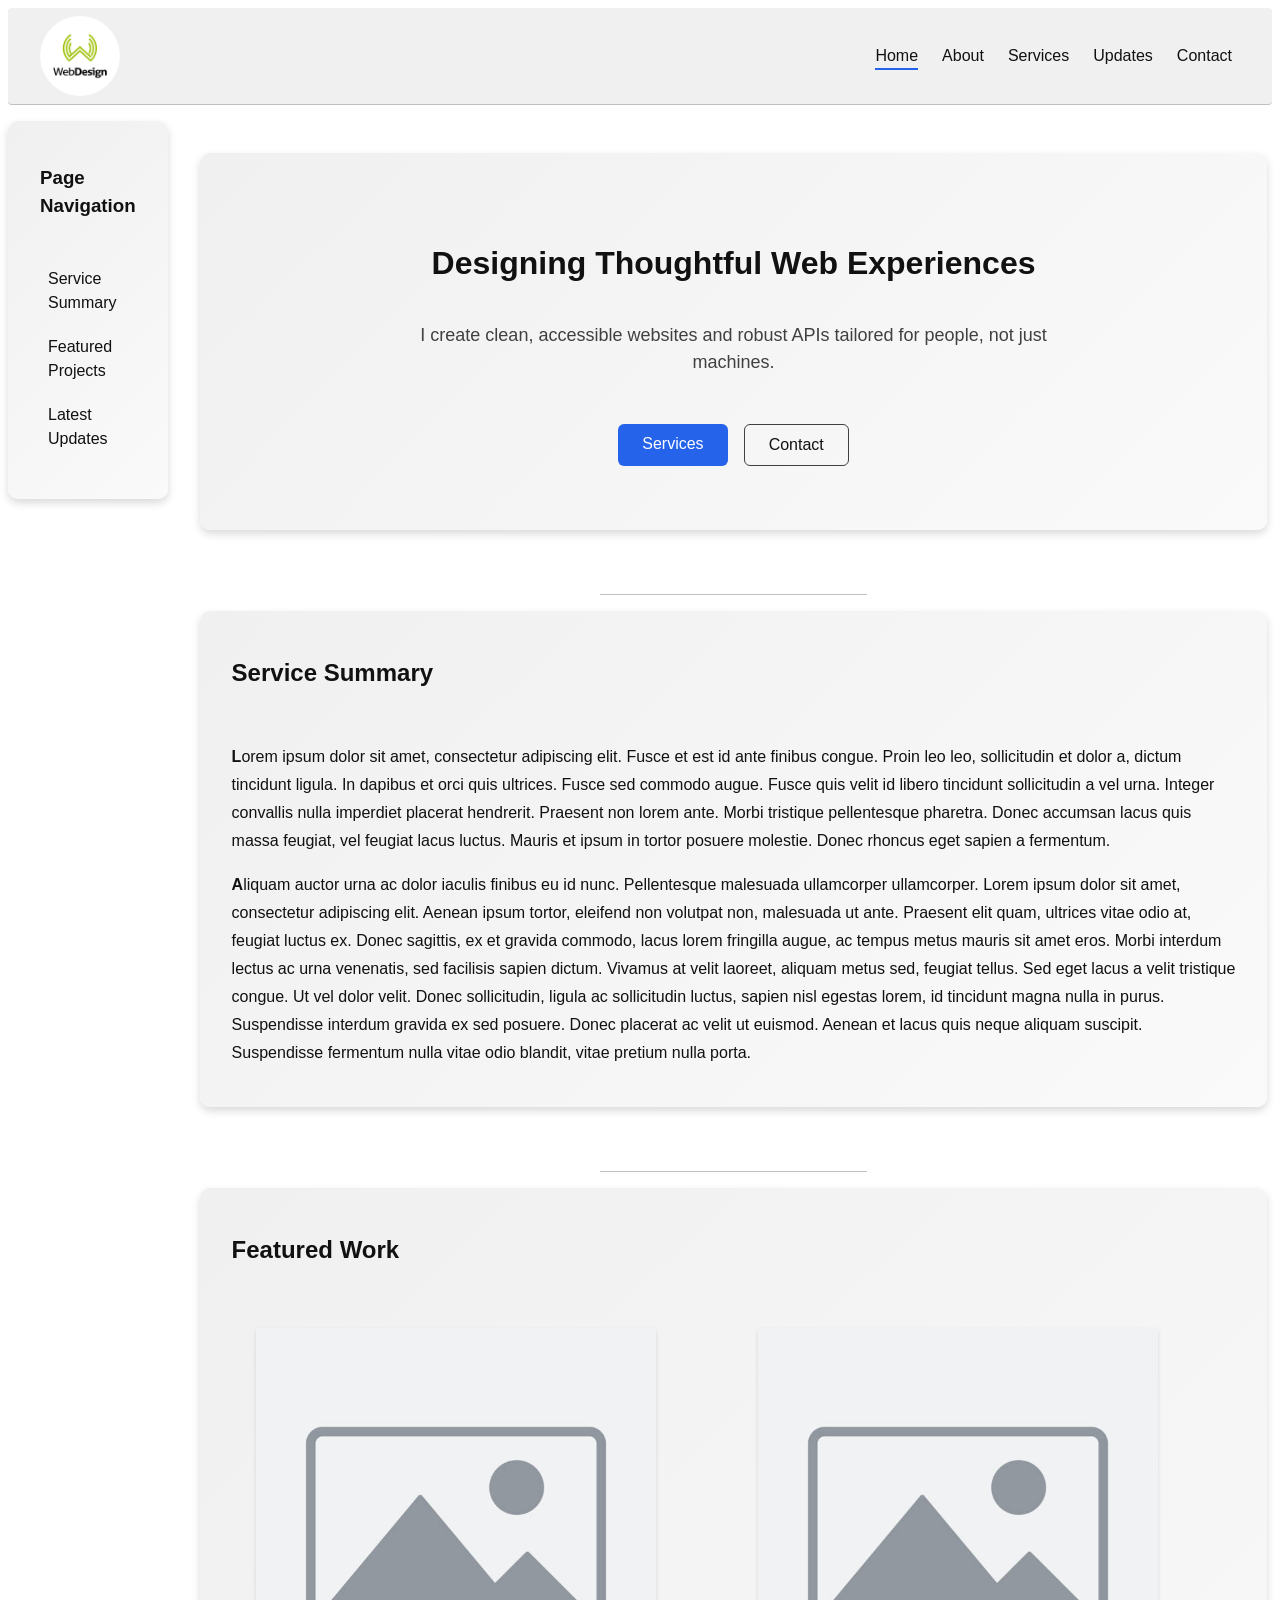
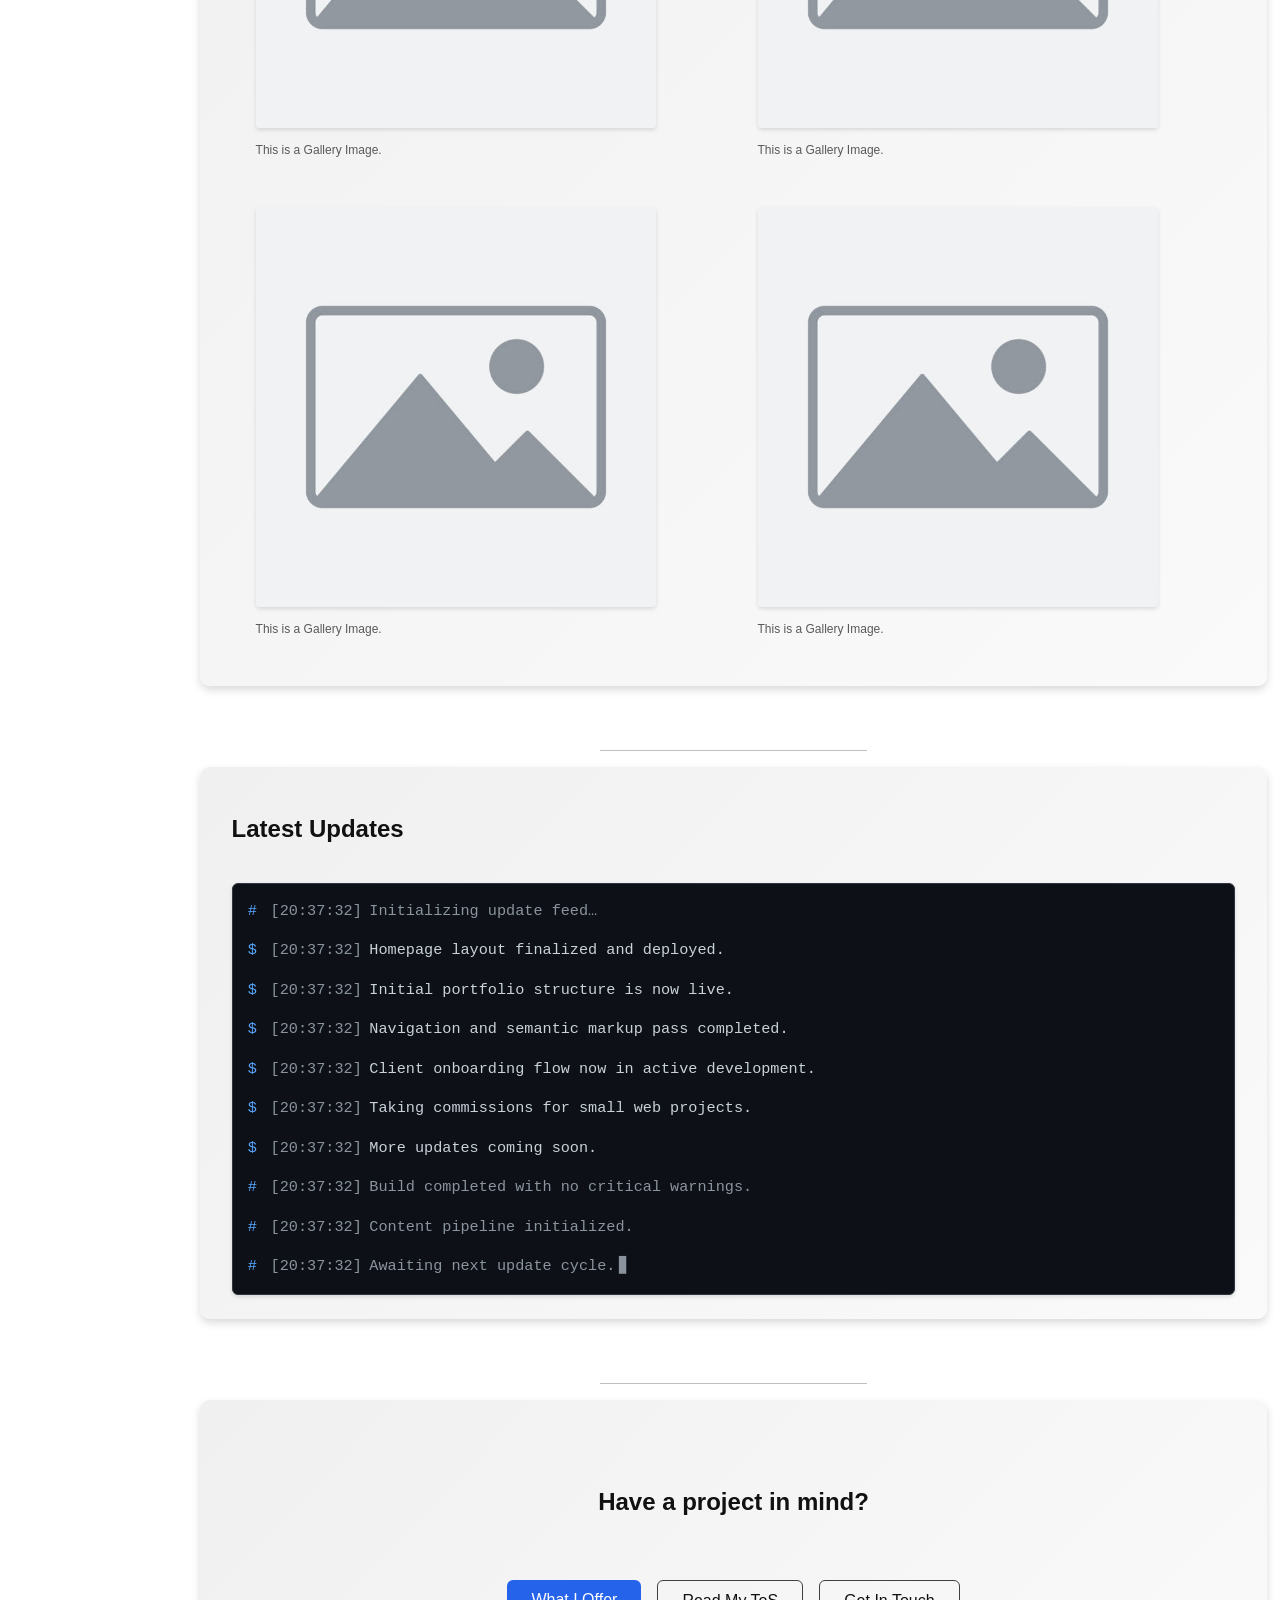
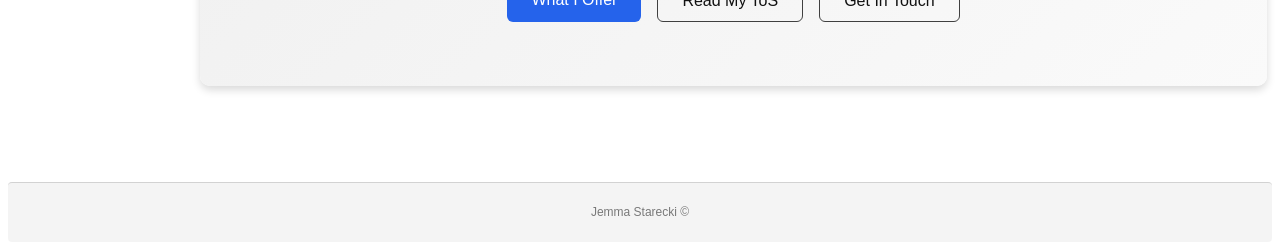
<file: Comp2511-002-main/src/index.html>
<!DOCTYPE html>
<html lang="en">
    <head>
        <meta charset="UTF-8">
        <meta name="description" content="News about the progress of web api development, as well as a platform to commission my services.">
        <meta name="keywords" content="news updates css html javascript development">
        <meta name="author" content="Jemma Starecki">
        <meta name="viewport" content="width=device-width, initial-scale=1.0">

		<!-- Page Icon: https://www.svgrepo.com/svg/530444/availability -->
        <link rel="icon" type="image/x-icon" href="assets/favicon.svg">
		<title>Jemma Starecki's Web Design Boutique | Homepage</title>

        <!-- <link rel="stylesheet" href="https://fonts.googleapis.com/css2?family=Material+Symbols+Outlined&icon_names=favorite,home,search,settings"> -->

        <link rel="stylesheet" href="style/main.css">

        <script src="script/jquery-4.0.0.min.js"></script>
    </head>
    <body>
        <header>
            <!-- https://stock.adobe.com/search?k=%2522web%2Bdesign%2Blogo%2522&asset_id=85732813 -->
            <img src="assets/img/adobestock_webdesign_logo.jpg" alt="Jemma Starecki Web Design Boutique Logo" title="Website Logo" id="websiteLogo" class="thumbnail">
            <nav aria-label="Primary">
                <ul>
                    <li><a href="#" aria-current="page">Home</a></li>
                    <li><a href="about.html">About</a></li>
                    <li><a href="services.html">Services</a></li>
                    <li><a href="updates.html">Updates</a></li>
                    <li><a href="contact.html">Contact</a></li>
                </ul>
            </nav>
        </header>

        <nav class="container sidebar" aria-label="Secondary">
            <h3>Page Navigation</h3>
            <ul>
                <li><a href="#service-summary">Service Summary</a></li>
                <li><a href="#featured">Featured Projects</a></li>
                <li><a href="#latest-updates">Latest Updates</a></li>
            </ul>
        </nav>

        <main id="main">
            <section class="container hero-page" id="hero">
                <h1>Designing Thoughtful Web Experiences</h1>
                <span>
                    I create clean, accessible websites and robust APIs tailored for people, not just machines.
                </span>
                <div class="hero-actions">
                    <a href="services.html" class="button primary">Services</a>
                    <a href="contact.html" class="button secondary">Contact</a>
                </div>
            </section>

            <hr>

            <section id="service-summary" class="container">
                <h1>Service Summary</h1>
                <div class="content">
                    <p>
                        Lorem ipsum dolor sit amet, consectetur adipiscing elit. Fusce et est id ante finibus congue. Proin leo leo, sollicitudin et dolor a, dictum tincidunt ligula. In dapibus et orci quis ultrices. Fusce sed commodo augue. Fusce quis velit id libero tincidunt sollicitudin a vel urna. Integer convallis nulla imperdiet placerat hendrerit. Praesent non lorem ante. Morbi tristique pellentesque pharetra. Donec accumsan lacus quis massa feugiat, vel feugiat lacus luctus. Mauris et ipsum in tortor posuere molestie. Donec rhoncus eget sapien a fermentum.
                    </p>
                    <p>
                        Aliquam auctor urna ac dolor iaculis finibus eu id nunc. Pellentesque malesuada ullamcorper ullamcorper. Lorem ipsum dolor sit amet, consectetur adipiscing elit. Aenean ipsum tortor, eleifend non volutpat non, malesuada ut ante. Praesent elit quam, ultrices vitae odio at, feugiat luctus ex. Donec sagittis, ex et gravida commodo, lacus lorem fringilla augue, ac tempus metus mauris sit amet eros. Morbi interdum lectus ac urna venenatis, sed facilisis sapien dictum. Vivamus at velit laoreet, aliquam metus sed, feugiat tellus. Sed eget lacus a velit tristique congue. Ut vel dolor velit. Donec sollicitudin, ligula ac sollicitudin luctus, sapien nisl egestas lorem, id tincidunt magna nulla in purus. Suspendisse interdum gravida ex sed posuere. Donec placerat ac velit ut euismod. Aenean et lacus quis neque aliquam suscipit. Suspendisse fermentum nulla vitae odio blandit, vitae pretium nulla porta.
                    </p>
                </div>
            </section>

            <hr>

            <section id="featured" class="container">
                <!-- Literally all just placeholder images -->
                <h1>Featured Work</h1>
                <div class="content gallery-sm">
                    <figure>
                        <img src="assets/img/placeholder.jpg" alt="Screenshot of a responsive e-commerce landing page" title="A gallery image" class="sq-md">
                        <figcaption>This is a Gallery Image.</figcaption>
                    </figure>
                    <figure>
                        <img src="assets/img/placeholder.jpg" alt="Screenshot of a responsive e-commerce landing page" title="A gallery image" class="sq-md">
                        <figcaption>This is a Gallery Image.</figcaption>
                    </figure>
                    <figure>
                        <img src="assets/img/placeholder.jpg" alt="Screenshot of a responsive e-commerce landing page" title="A gallery image" class="sq-md">
                        <figcaption>This is a Gallery Image.</figcaption>
                    </figure>
                    <figure>
                        <img src="assets/img/placeholder.jpg" alt="Screenshot of a responsive e-commerce landing page" title="A gallery image" class="sq-md">
                        <figcaption>This is a Gallery Image.</figcaption>
                    </figure>
                </section>

            <hr>

            <section id="latest-updates" class="container">
                <h1>Latest Updates</h1>
                <div class="content notif-container">
                    <span class="notif system"><time></time>Initializing update feed…</span>
                    <span class="notif"><time></time>Homepage layout finalized and deployed.</span>
                    <span class="notif"><time></time>Initial portfolio structure is now live.</span>
                    <span class="notif"><time></time>Navigation and semantic markup pass completed.</span>
                    <span class="notif"><time></time>Client onboarding flow now in active development.</span>
                    <span class="notif"><time></time>Taking commissions for small web projects.</span>
                    <span class="notif"><time></time>More updates coming soon.</span>
                    <span class="notif system"><time></time>Build completed with no critical warnings.</span>
                    <span class="notif system"><time></time>Content pipeline initialized.</span>
                    <span class="notif system"><time></time>Awaiting next update cycle.</span>
                </div>
            </section>

            <hr>

            <section class="container hero-page" id="cta">
                <h2>Have a project in mind?</h2>
                <div class="hero-actions">
                    <a href="services.html" class="button primary">What I Offer</a>
                    <a href="services.html#tos" class="button secondary">Read My ToS</a>
                    <a href="contact.html" class="button secondary">Get In Touch</a>
                </div>
            </section>
        </main>

        <footer>
            <span class="copyright">Jemma Starecki</span>
        </footer>

        <script src="script/script.js"></script>
    </body>
</html>
</file>
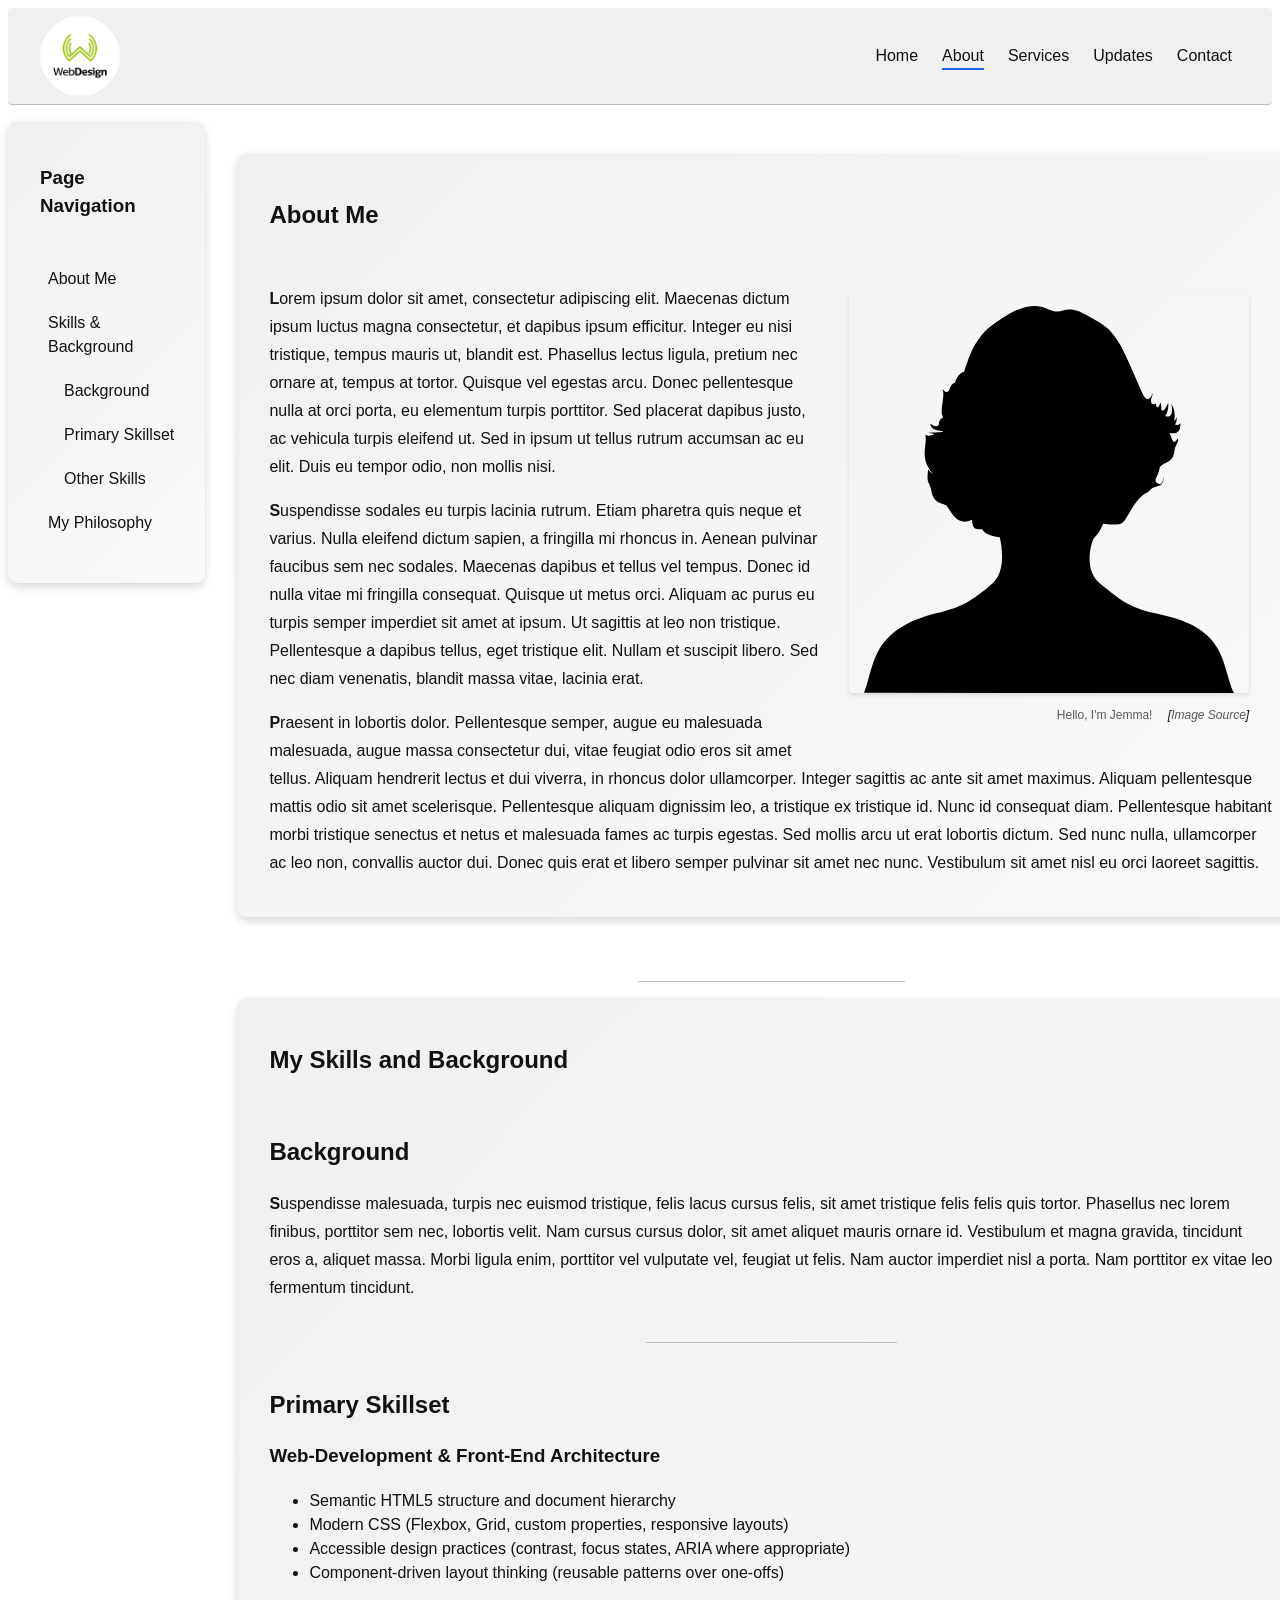
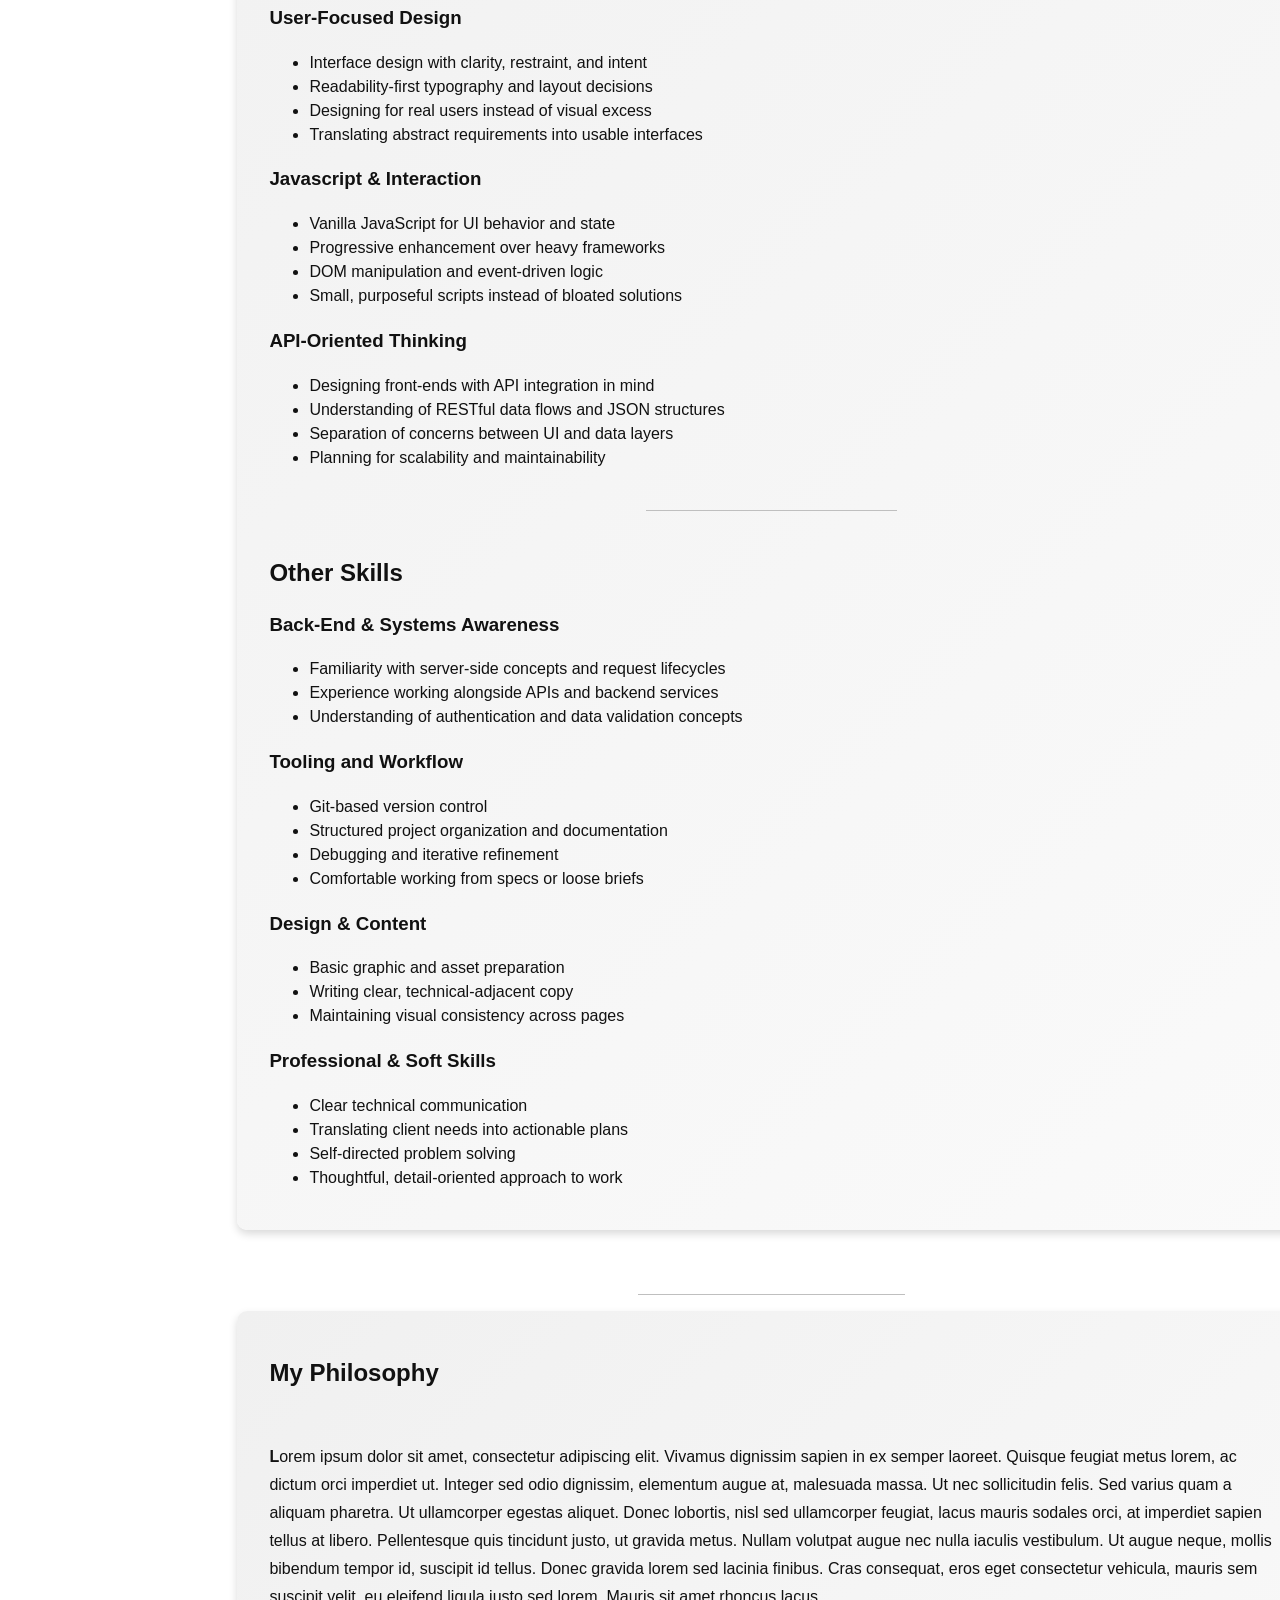
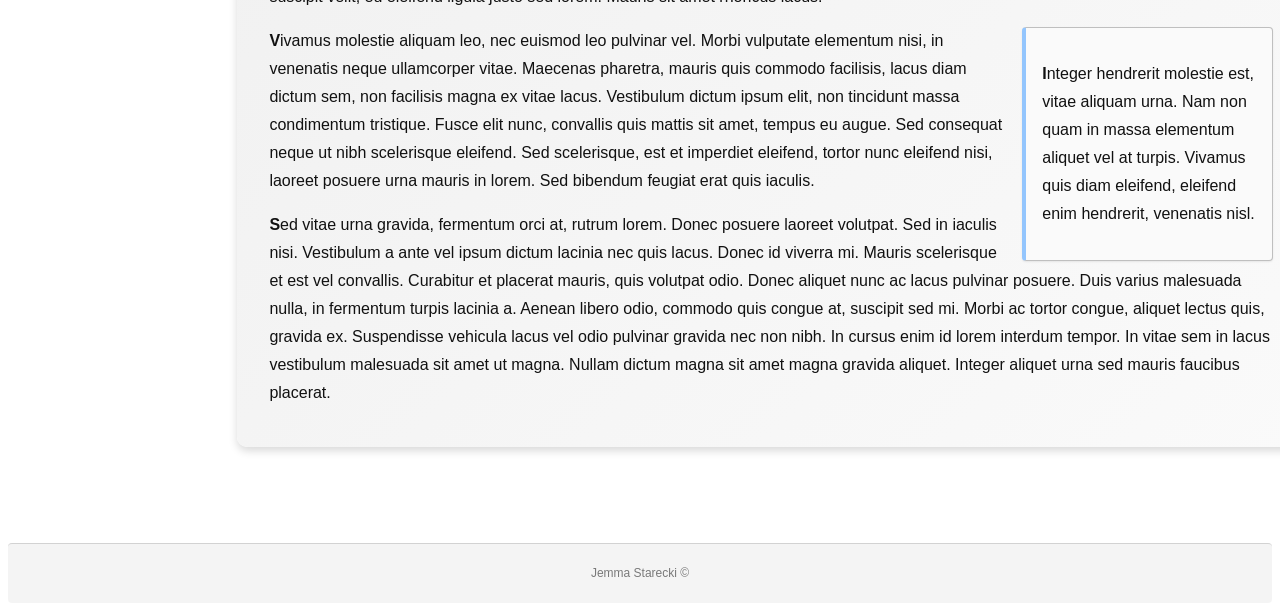
<file: Comp2511-002-main/src/about.html>
<!DOCTYPE html>
<html lang="en">
    <head>
        <meta charset="UTF-8">
        <meta name="description" content="News about the progress of web api development, as well as a platform to commission my services.">
        <meta name="keywords" content="news updates css html javascript development">
        <meta name="author" content="Jemma Starecki">
        <meta name="viewport" content="width=device-width, initial-scale=1.0">

		<!-- Page Icon: https://www.svgrepo.com/svg/530444/availability -->
        <link rel="icon" type="image/x-icon" href="assets/favicon.svg">
		<title>Jemma Starecki's Web Design Boutique | About</title>

        <!-- <link rel="stylesheet" href="https://fonts.googleapis.com/css2?family=Material+Symbols+Outlined&icon_names=favorite,home,search,settings"> -->

        <link rel="stylesheet" href="style/main.css">

        <script src="script/jquery-4.0.0.min.js"></script>
    </head>
    <body>
        <header>
            <!-- https://stock.adobe.com/search?k=%2522web%2Bdesign%2Blogo%2522&asset_id=85732813 -->
            <img src="assets/img/adobestock_webdesign_logo.jpg" alt="Jemma Starecki Web Design Boutique Logo" title="Website Logo" id="websiteLogo" class="thumbnail">
            <nav aria-label="Primary">
                <ul>
                    <li><a href="index.html">Home</a></li>
                    <li><a href="#" aria-current="page">About</a></li>
                    <li><a href="services.html">Services</a></li>
                    <li><a href="updates.html">Updates</a></li>
                    <li><a href="contact.html">Contact</a></li>
                </ul>
            </nav>
        </header>

        <div class="container sidebar">
            <h3>Page Navigation</h3>
            <nav aria-label="Secondary">
                <ul>
                    <li><a href="#about-me">About Me</a></li>
                    <li><a href="#skills">Skills &amp; Background</a></li>
                    <li class="sub-link"><a href="#background">Background</a></li>
                    <li class="sub-link"><a href="#primary-skillset">Primary Skillset</a></li>
                    <li class="sub-link"><a href="#other-skills">Other Skills</a></li>
                    <li><a href="#philosophy">My Philosophy</a></li>
                </ul>
            </nav>
        </div>

        <main id="main">
            <section class="container" id="about-me">
                <h1>About Me</h1>
                <div class="content">
                    <!-- https://commons.wikimedia.org/wiki/Category:SVG_blank_persons_placeholders#/media/File:Black_-_replace_this_image_female.svg -->
                    <figure class="float right">
                        <img src="assets/img/placeholder_profile.svg" alt="Picture of Jemma" title="Picture of Jemma" class="sq-md">
                        <figcaption>
                            Hello, I'm Jemma! <cite>&lsqb;<a href="https://commons.wikimedia.org/wiki/Category:SVG_blank_persons_placeholders#/media/File:Black_-_replace_this_image_female.svg" target="_blank">Image Source</a>&rsqb;</cite>
                        </figcaption>
                    </figure>
                    <p>
                        Lorem ipsum dolor sit amet, consectetur adipiscing elit. Maecenas dictum ipsum luctus magna consectetur, et dapibus ipsum efficitur. Integer eu nisi tristique, tempus mauris ut, blandit est. Phasellus lectus ligula, pretium nec ornare at, tempus at tortor. Quisque vel egestas arcu. Donec pellentesque nulla at orci porta, eu elementum turpis porttitor. Sed placerat dapibus justo, ac vehicula turpis eleifend ut. Sed in ipsum ut tellus rutrum accumsan ac eu elit. Duis eu tempor odio, non mollis nisi.
                    </p>
                    <p>
                        Suspendisse sodales eu turpis lacinia rutrum. Etiam pharetra quis neque et varius. Nulla eleifend dictum sapien, a fringilla mi rhoncus in. Aenean pulvinar faucibus sem nec sodales. Maecenas dapibus et tellus vel tempus. Donec id nulla vitae mi fringilla consequat. Quisque ut metus orci. Aliquam ac purus eu turpis semper imperdiet sit amet at ipsum. Ut sagittis at leo non tristique. Pellentesque a dapibus tellus, eget tristique elit. Nullam et suscipit libero. Sed nec diam venenatis, blandit massa vitae, lacinia erat.
                    </p>
                    <p>
                        Praesent in lobortis dolor. Pellentesque semper, augue eu malesuada malesuada, augue massa consectetur dui, vitae feugiat odio eros sit amet tellus. Aliquam hendrerit lectus et dui viverra, in rhoncus dolor ullamcorper. Integer sagittis ac ante sit amet maximus. Aliquam pellentesque mattis odio sit amet scelerisque. Pellentesque aliquam dignissim leo, a tristique ex tristique id. Nunc id consequat diam. Pellentesque habitant morbi tristique senectus et netus et malesuada fames ac turpis egestas. Sed mollis arcu ut erat lobortis dictum. Sed nunc nulla, ullamcorper ac leo non, convallis auctor dui. Donec quis erat et libero semper pulvinar sit amet nec nunc. Vestibulum sit amet nisl eu orci laoreet sagittis.
                    </p>
                </div>
            </section>

            <hr>

            <section class="container" id="skills">
                <h1>My Skills and Background</h1>
                <div class="content" id="background">
                    <h2>Background</h2>
                    <p>
                        Suspendisse malesuada, turpis nec euismod tristique, felis lacus cursus felis, sit amet tristique felis felis quis tortor. Phasellus nec lorem finibus, porttitor sem nec, lobortis velit. Nam cursus cursus dolor, sit amet aliquet mauris ornare id. Vestibulum et magna gravida, tincidunt eros a, aliquet massa. Morbi ligula enim, porttitor vel vulputate vel, feugiat ut felis. Nam auctor imperdiet nisl a porta. Nam porttitor ex vitae leo fermentum tincidunt. 
                    </p>
                </div>

                    <hr>

                <div class="content" id="primary-skillset">
                    <h2>Primary Skillset</h2>

                    <h3>Web-Development &amp; Front-End Architecture</h3>
                    <ul>
                        <li>Semantic HTML5 structure and document hierarchy</li>
                        <li>Modern CSS (Flexbox, Grid, custom properties, responsive layouts)</li>
                        <li>Accessible design practices (contrast, focus states, ARIA where appropriate)</li>
                        <li>Component-driven layout thinking (reusable patterns over one-offs)</li>
                    </ul>

                    <h3>User-Focused Design</h3>
                    <ul>
                        <li>Interface design with clarity, restraint, and intent</li>
                        <li>Readability-first typography and layout decisions</li>
                        <li>Designing for real users instead of visual excess</li>
                        <li>Translating abstract requirements into usable interfaces</li>
                    </ul>

                    <h3>Javascript &amp; Interaction</h3>
                    <ul>
                        <li>Vanilla JavaScript for UI behavior and state</li>
                        <li>Progressive enhancement over heavy frameworks</li>
                        <li>DOM manipulation and event-driven logic</li>
                        <li>Small, purposeful scripts instead of bloated solutions</li>
                    </ul>

                    <h3>API-Oriented Thinking</h3>
                    <ul>
                        <li>Designing front-ends with API integration in mind</li>
                        <li>Understanding of RESTful data flows and JSON structures</li>
                        <li>Separation of concerns between UI and data layers</li>
                        <li>Planning for scalability and maintainability</li>
                    </ul>
                </div>

                <hr>

                <div class="content" id="other-skills">
                    <h2>Other Skills</h2>

                    <h3>Back-End &amp; Systems Awareness</h3>
                    <ul>
                        <li>Familiarity with server-side concepts and request lifecycles</li>
                        <li>Experience working alongside APIs and backend services</li>
                        <li>Understanding of authentication and data validation concepts</li>
                    </ul>

                    <h3>Tooling and Workflow</h3>
                    <ul>
                        <li>Git-based version control</li>
                        <li>Structured project organization and documentation</li>
                        <li>Debugging and iterative refinement</li>
                        <li>Comfortable working from specs or loose briefs</li>
                    </ul>

                    <h3>Design &amp; Content</h3>
                    <ul>
                        <li>Basic graphic and asset preparation</li>
                        <li>Writing clear, technical-adjacent copy</li>
                        <li>Maintaining visual consistency across pages</li>
                    </ul>

                    <h3>Professional &amp; Soft Skills</h3>
                    <ul>
                        <li>Clear technical communication</li>
                        <li>Translating client needs into actionable plans</li>
                        <li>Self-directed problem solving</li>
                        <li>Thoughtful, detail-oriented approach to work</li>
                    </ul>
                </div>
            </section>

            <hr>

            <section class="container" id="philosophy">
                <h1>My Philosophy</h1>
                <div class="content">
                    <p>
                        Lorem ipsum dolor sit amet, consectetur adipiscing elit. Vivamus dignissim sapien in ex semper laoreet. Quisque feugiat metus lorem, ac dictum orci imperdiet ut. Integer sed odio dignissim, elementum augue at, malesuada massa. Ut nec sollicitudin felis. Sed varius quam a aliquam pharetra. Ut ullamcorper egestas aliquet. Donec lobortis, nisl sed ullamcorper feugiat, lacus mauris sodales orci, at imperdiet sapien tellus at libero. Pellentesque quis tincidunt justo, ut gravida metus. Nullam volutpat augue nec nulla iaculis vestibulum. Ut augue neque, mollis bibendum tempor id, suscipit id tellus. Donec gravida lorem sed lacinia finibus. Cras consequat, eros eget consectetur vehicula, mauris sem suscipit velit, eu eleifend ligula justo sed lorem. Mauris sit amet rhoncus lacus.
                    </p>
                    <aside class="inline">
                        <p>
                            Integer hendrerit molestie est, vitae aliquam urna. Nam non quam in massa elementum aliquet vel at turpis. Vivamus quis diam eleifend, eleifend enim hendrerit, venenatis nisl.
                        </p>
                    </aside>
                    <p>
                        Vivamus molestie aliquam leo, nec euismod leo pulvinar vel. Morbi vulputate elementum nisi, in venenatis neque ullamcorper vitae. Maecenas pharetra, mauris quis commodo facilisis, lacus diam dictum sem, non facilisis magna ex vitae lacus. Vestibulum dictum ipsum elit, non tincidunt massa condimentum tristique. Fusce elit nunc, convallis quis mattis sit amet, tempus eu augue. Sed consequat neque ut nibh scelerisque eleifend. Sed scelerisque, est et imperdiet eleifend, tortor nunc eleifend nisi, laoreet posuere urna mauris in lorem. Sed bibendum feugiat erat quis iaculis.
                    </p>
                    <p>
                        Sed vitae urna gravida, fermentum orci at, rutrum lorem. Donec posuere laoreet volutpat. Sed in iaculis nisi. Vestibulum a ante vel ipsum dictum lacinia nec quis lacus. Donec id viverra mi. Mauris scelerisque et est vel convallis. Curabitur et placerat mauris, quis volutpat odio. Donec aliquet nunc ac lacus pulvinar posuere. Duis varius malesuada nulla, in fermentum turpis lacinia a. Aenean libero odio, commodo quis congue at, suscipit sed mi. Morbi ac tortor congue, aliquet lectus quis, gravida ex. Suspendisse vehicula lacus vel odio pulvinar gravida nec non nibh. In cursus enim id lorem interdum tempor. In vitae sem in lacus vestibulum malesuada sit amet ut magna. Nullam dictum magna sit amet magna gravida aliquet. Integer aliquet urna sed mauris faucibus placerat.
                    </p>
                </div>
            </section>
        </main>

        <footer>
            <span class="copyright">Jemma Starecki</span>
        </footer>

        <script src="script/script.js"></script>
    </body>
</html>
</file>
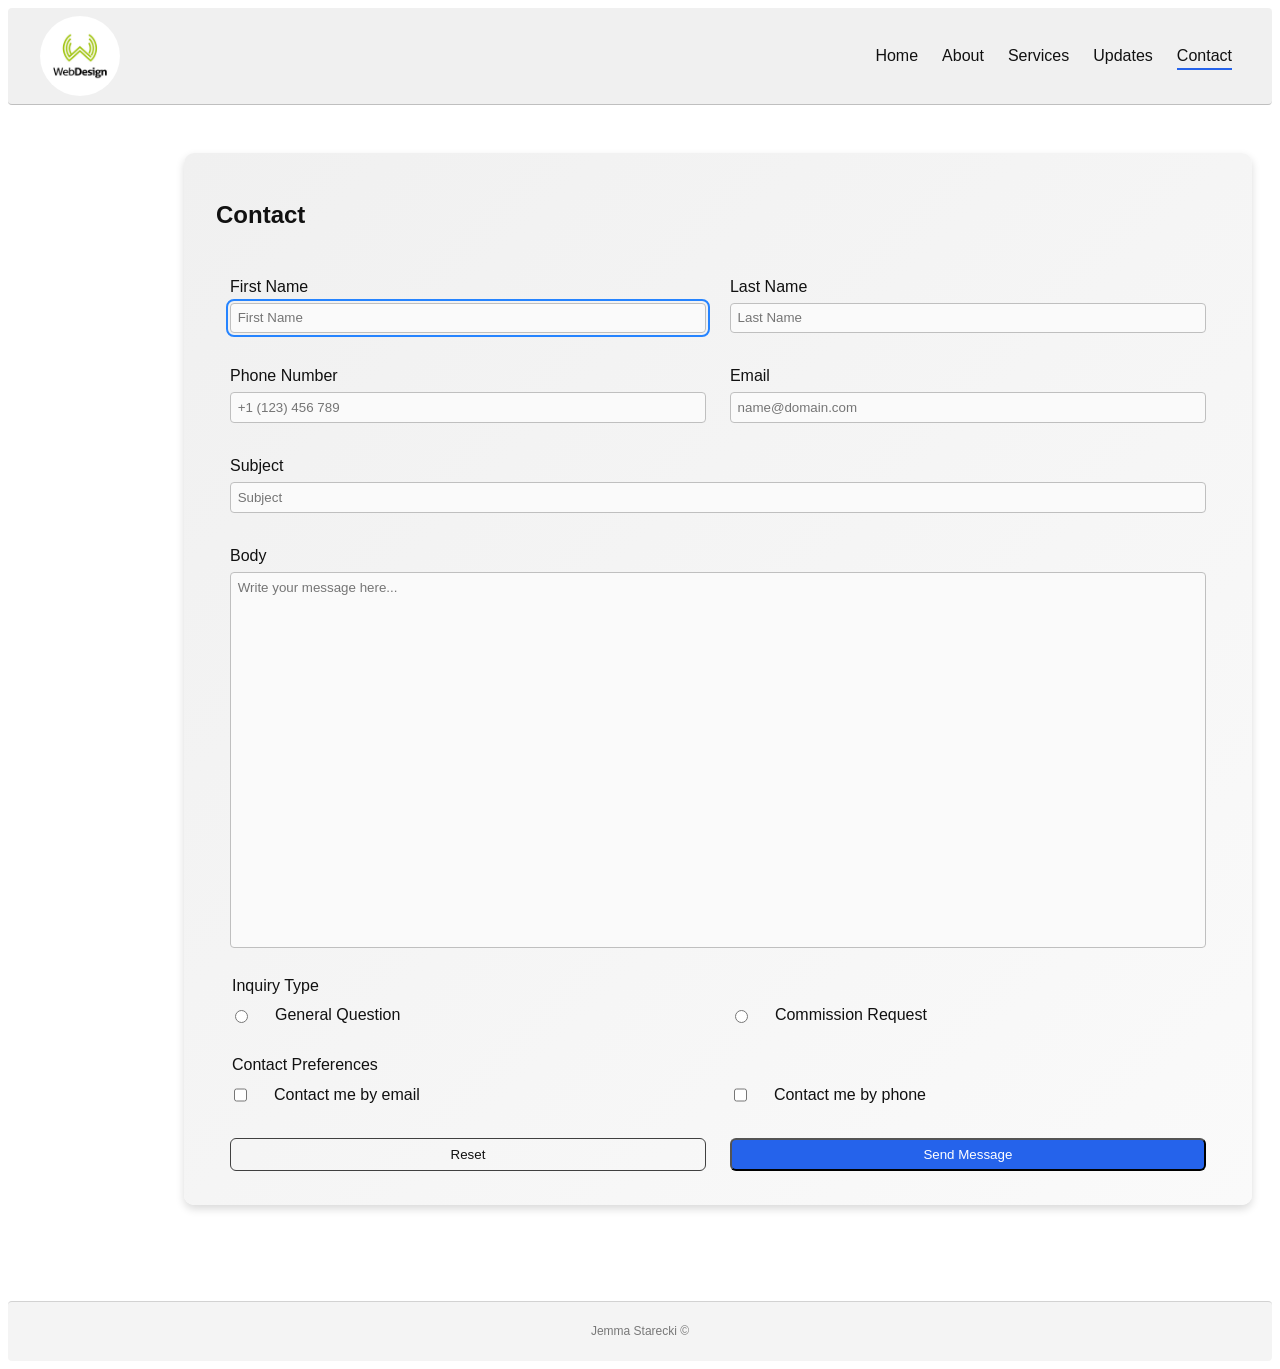
<file: Comp2511-002-main/src/contact.html>
<!DOCTYPE html>
<html lang="en">
    <head>
        <meta charset="UTF-8">
        <meta name="description" content="News about the progress of web api development, as well as a platform to commission my services.">
        <meta name="keywords" content="news updates css html javascript development">
        <meta name="author" content="Jemma Starecki">
        <meta name="viewport" content="width=device-width, initial-scale=1.0">

		<!-- Page Icon: https://www.svgrepo.com/svg/530444/availability -->
        <link rel="icon" type="image/x-icon" href="assets/favicon.svg">
		<title>Jemma Starecki's Web Design Boutique | Homepage</title>

        <!-- <link rel="stylesheet" href="https://fonts.googleapis.com/css2?family=Material+Symbols+Outlined&icon_names=favorite,home,search,settings"> -->

        <link rel="stylesheet" href="style/main.css">

        <script src="script/jquery-4.0.0.min.js"></script>
    </head>
    <body>
        <header>
            <!-- https://stock.adobe.com/search?k=%2522web%2Bdesign%2Blogo%2522&asset_id=85732813 -->
            <img src="assets/img/adobestock_webdesign_logo.jpg" alt="Jemma Starecki Web Design Boutique Logo" title="Website Logo" id="websiteLogo" class="thumbnail">
            <nav aria-label="Primary">
                <ul>
                    <li><a href="index.html">Home</a></li>
                    <li><a href="about.html">About</a></li>
                    <li><a href="services.html">Services</a></li>
                    <li><a href="updates.html">Updates</a></li>
                    <li><a href="#" aria-current="page">Contact</a></li>
                </ul>
            </nav>
        </header>

        <main id="main">
            <section class="container" id="contact-page">
                <h1>Contact</h1>
                <form action="#" method="post" id="contact-form">
                    <fieldset>
                        <label>
                            First Name
                            <input
                                type="text"
                                name="fname"
                                placeholder="First Name"
                                autofocus
                                required
                            >
                        </label>

                        <label>
                            Last Name
                            <input
                                type="text"
                                name="lname"
                                id="lname"
                                placeholder="Last Name"
                                required
                            >
                        </label>
                    </fieldset>

                    <fieldset>
                        <label>
                            Phone Number
                            <input
                                type="tel"
                                name="phone"
                                placeholder="+1 (123) 456 789"
                                pattern="^\+\d{1,3}(?: ?\(\d{3}\)| \d{3})([ -])\d{3}\1\d{4}$"
                                required
                            >
                        </label>

                        <label>
                            Email
                            <input
                                type="email"
                                name="email"
                                placeholder="name@domain.com"
                                pattern="^[A-Za-z0-9._%+-]+@[A-Za-z0-9.-]+\.[A-Za-z]{2,}$"
                                required
                            >
                        </label>
                    </fieldset>


                    <fieldset>
                        <label class="dbl">
                            Subject
                            <input
                                type="text"
                                name="subject"
                                placeholder="Subject"
                                required
                            >
                        </label>
                    </fieldset>

                    <fieldset>
                        <label class="dbl">
                            Body
                            <textarea
                                name="body"
                                placeholder="Write your message here..."
                                rows="24"
                                required
                            ></textarea>
                        </label>
                    </fieldset>

                    <fieldset>
                        <legend>Inquiry Type</legend>

                        <label class="sel-btn">
                            <input
                                type="radio"
                                name="inquiry"
                                value="general"
                                required
                            >
                            General Question
                        </label>

                        <label class="sel-btn">
                            <input
                                type="radio"
                                name="inquiry"
                                value="commision"
                            >
                            Commission Request
                        </label>
                    </fieldset>

                    <fieldset>
                        <legend>Contact Preferences</legend>

                        <label class="sel-btn">
                            <input
                                type="checkbox"
                                name="pref_email"
                                value="yes"
                            >
                            Contact me by email
                        </label>

                        <label class="sel-btn">
                            <input
                                type="checkbox"
                                name="pref_phone"
                                value="yes"
                            >
                            Contact me by phone
                        </label>
                    </fieldset>

                    <fieldset>
                        <button type="reset" class="button secondary">Reset</button>
                        <button type="submit" class="button primary">Send Message</button>
                    </fieldset>
                </form>
            </section>
        </main>

        <footer>
            <span class="copyright">Jemma Starecki</span>
        </footer>

        <script src="script/script.js"></script>
    </body>
</html>
</file>
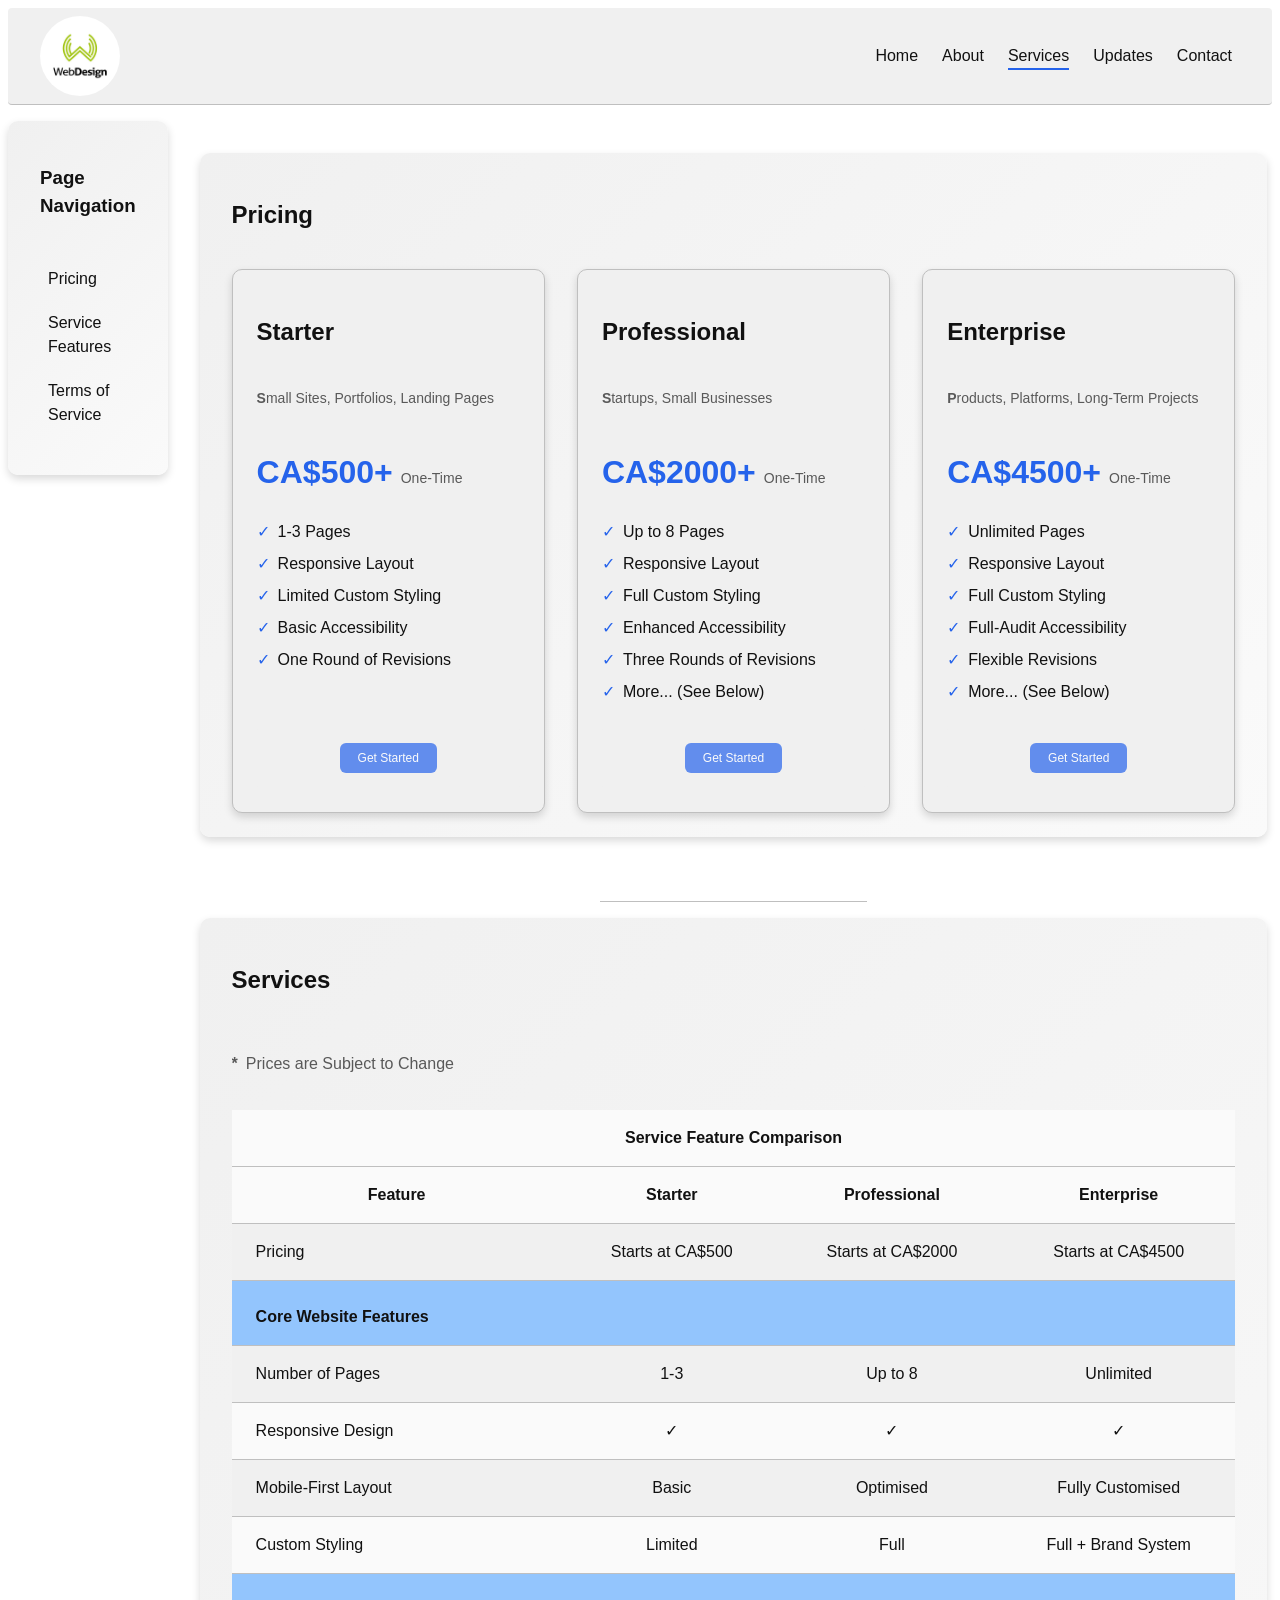
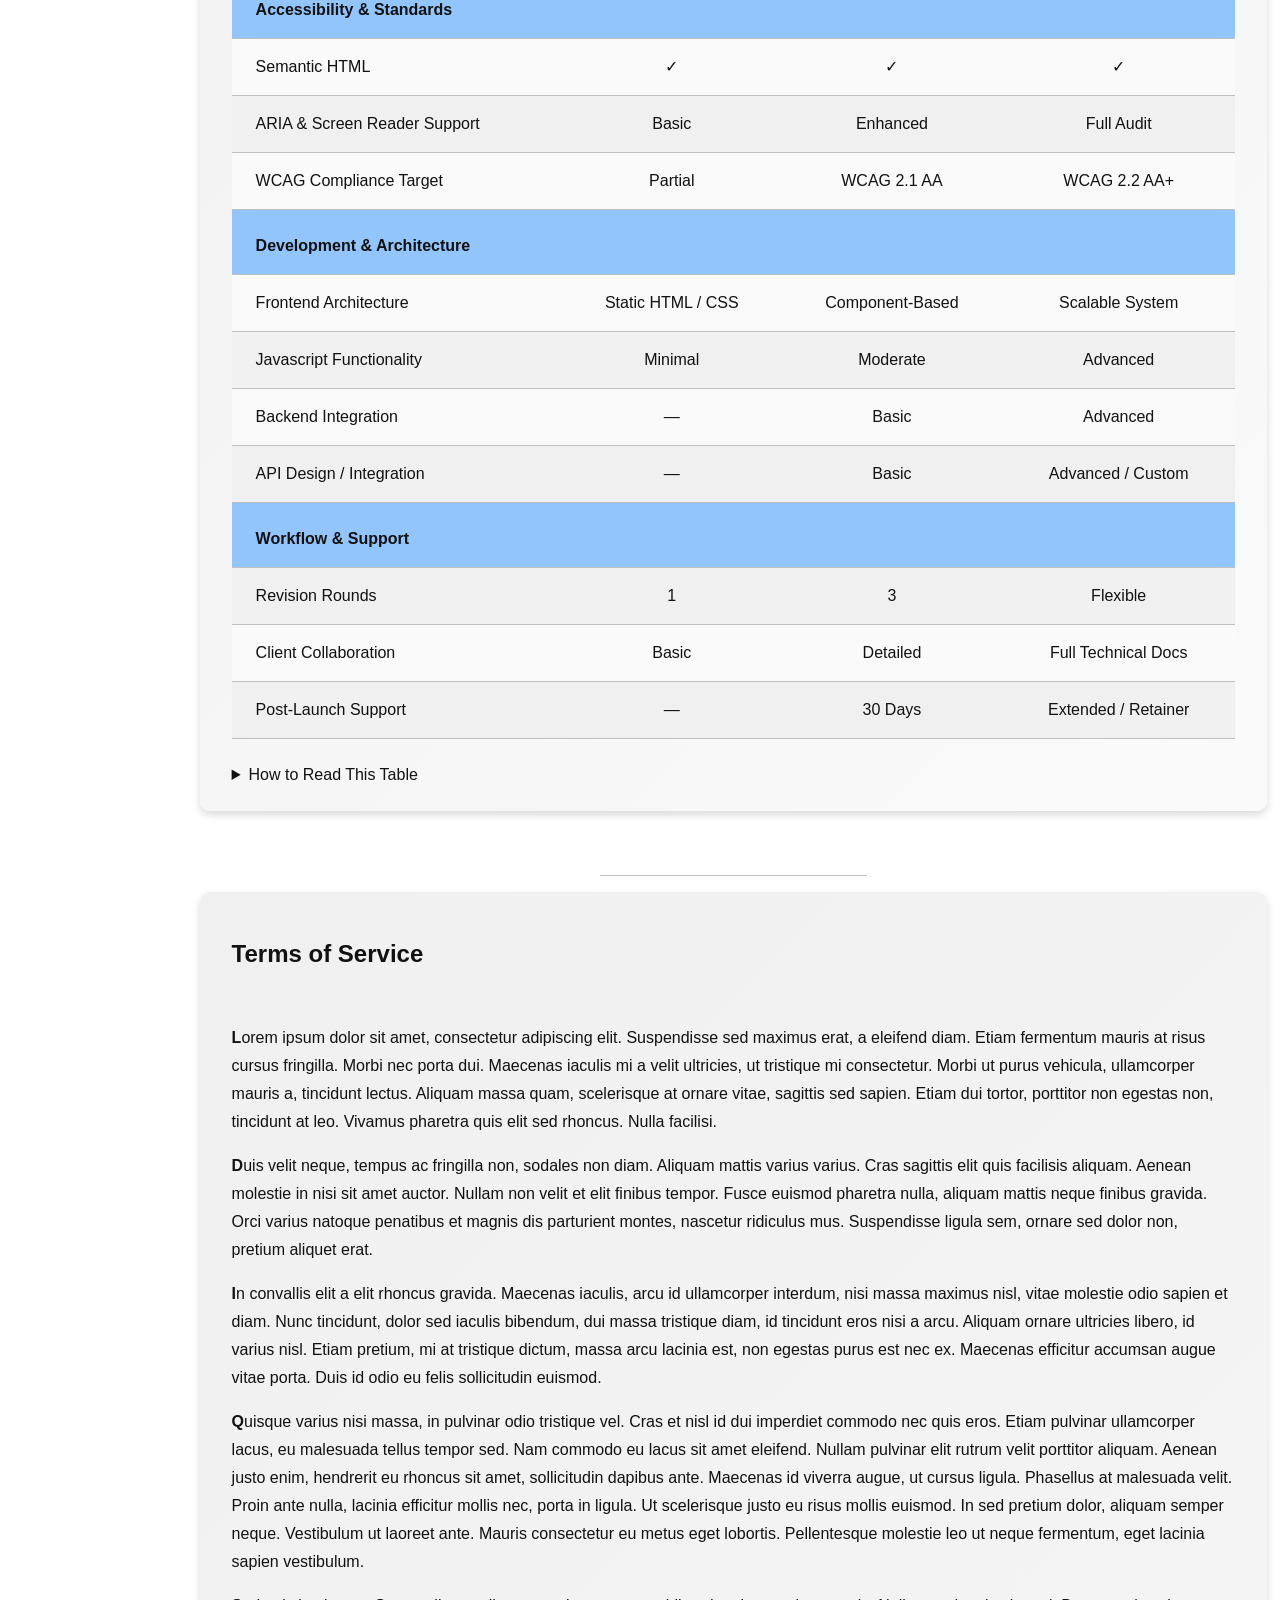
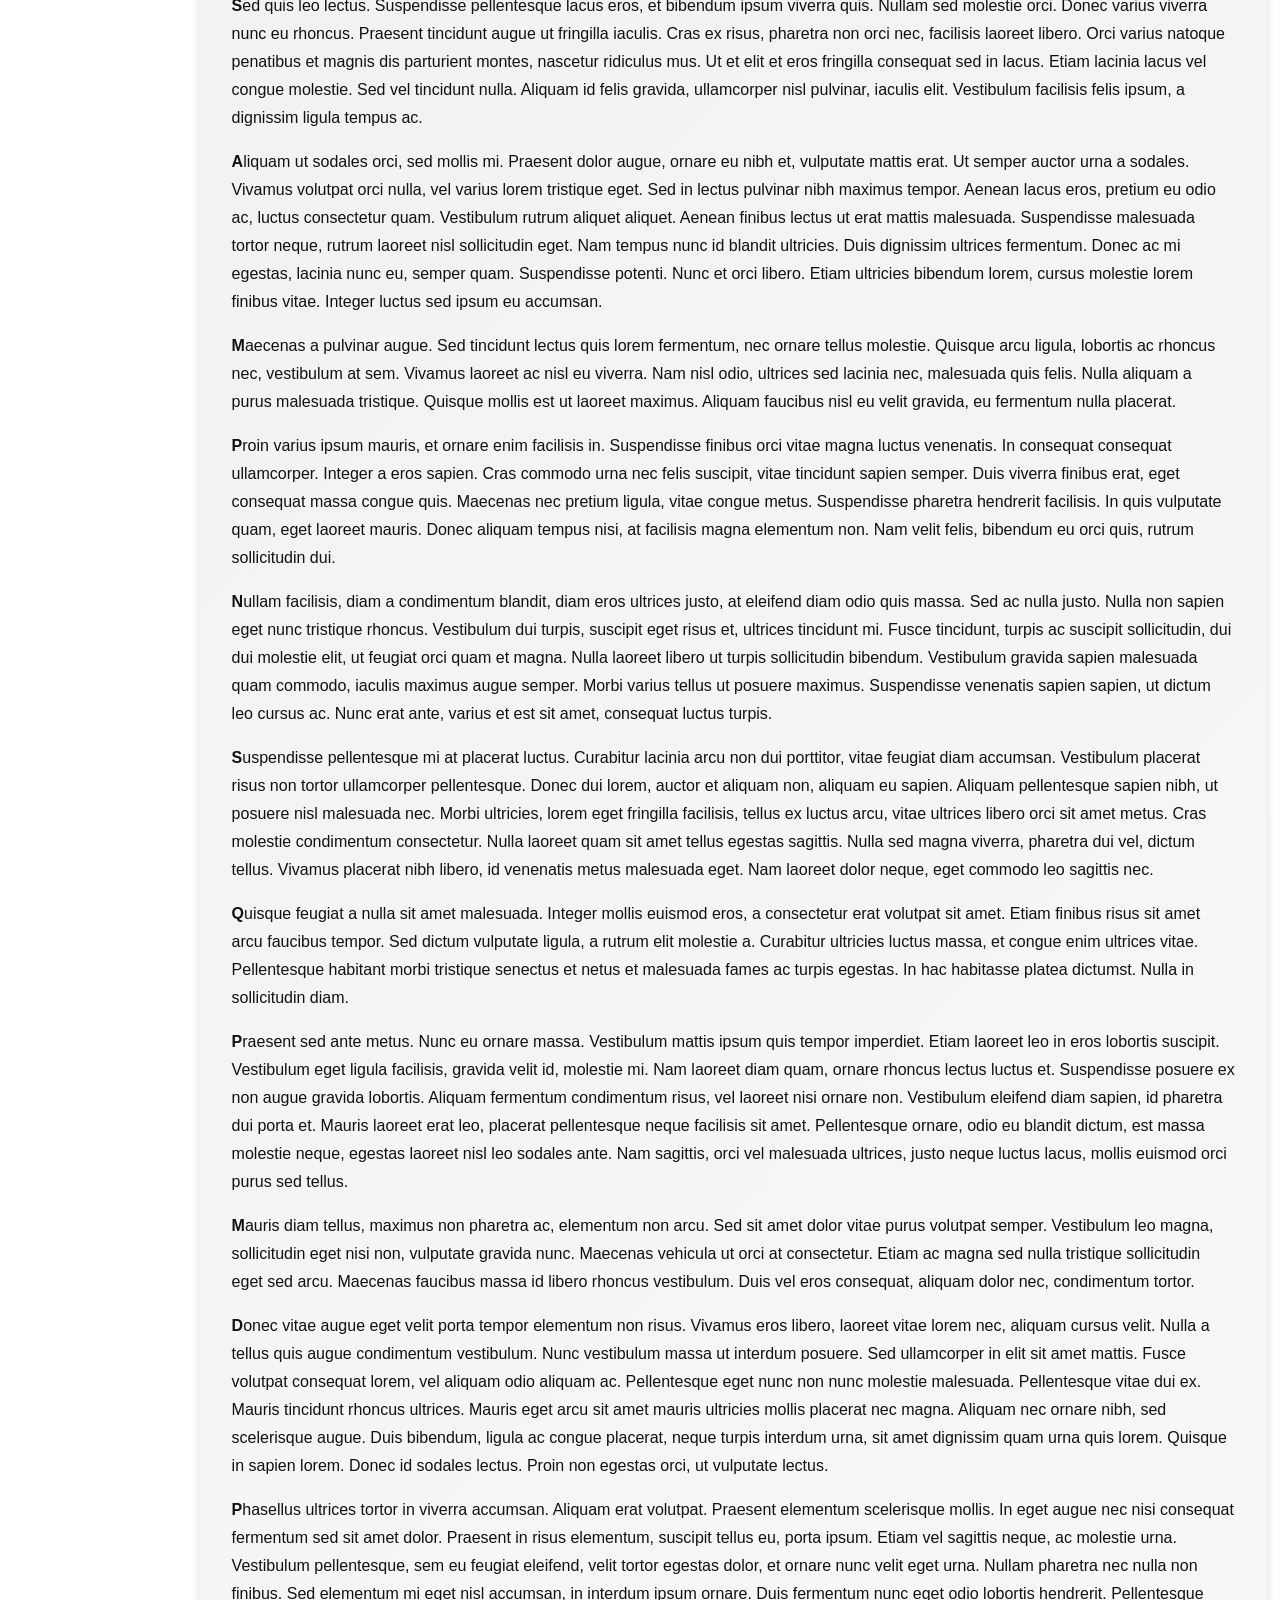
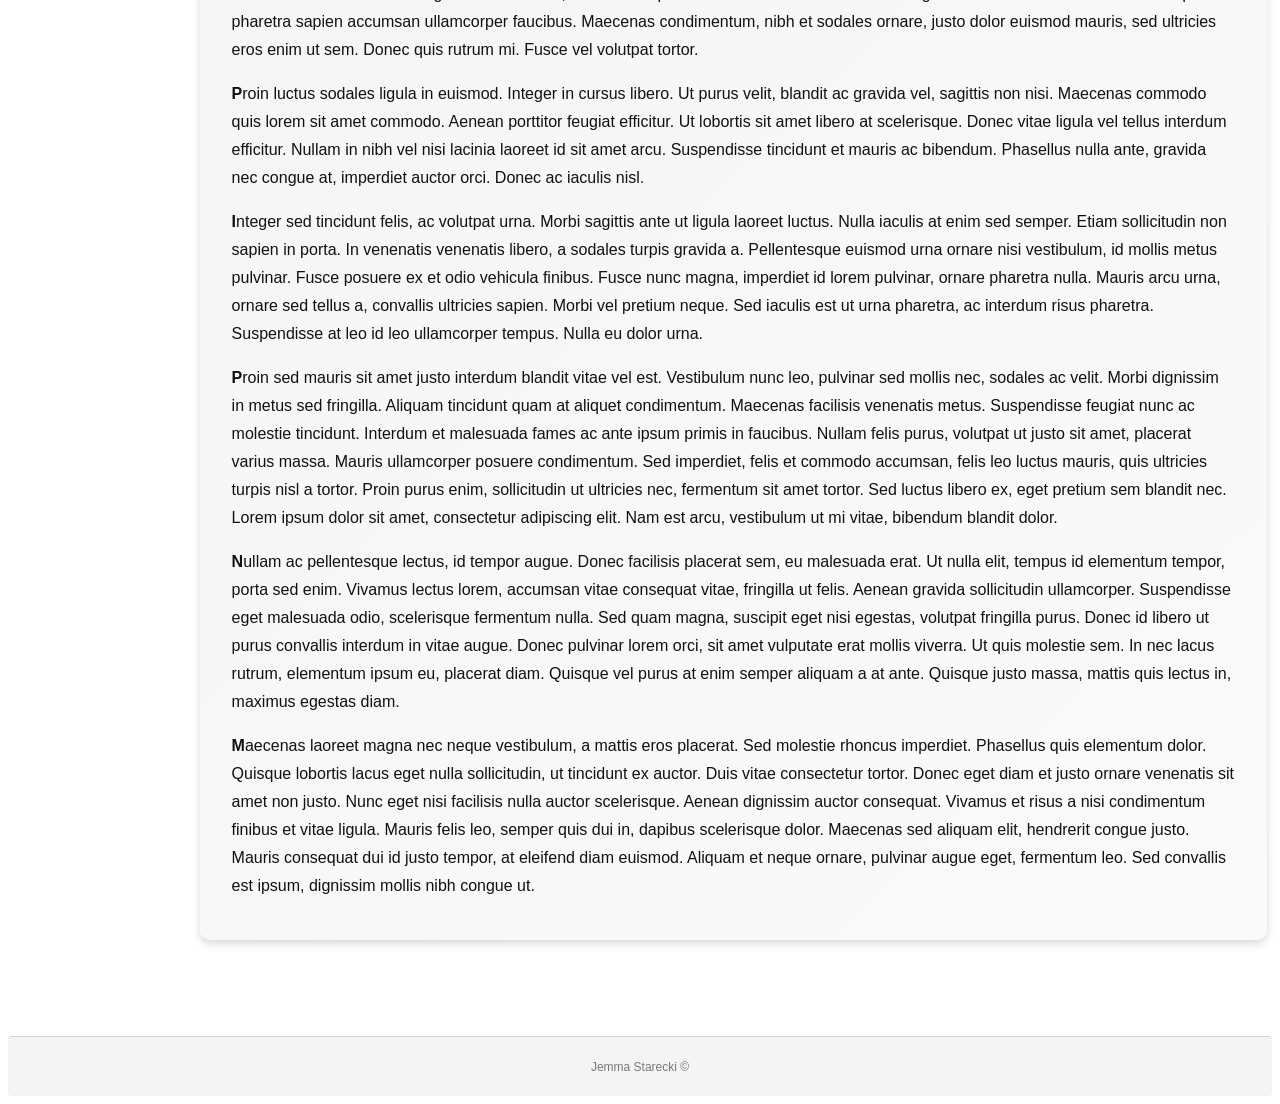
<file: Comp2511-002-main/src/services.html>
<!DOCTYPE html>
<html lang="en">
    <head>
        <meta charset="UTF-8">
        <meta name="description" content="News about the progress of web api development, as well as a platform to commission my services.">
        <meta name="keywords" content="news updates css html javascript development">
        <meta name="author" content="Jemma Starecki">
        <meta name="viewport" content="width=device-width, initial-scale=1.0">

		<!-- Page Icon: https://www.svgrepo.com/svg/530444/availability -->
        <link rel="icon" type="image/x-icon" href="assets/favicon.svg">
		<title>Jemma Starecki's Web Design Boutique | Services</title>

        <!-- <link rel="stylesheet" href="https://fonts.googleapis.com/css2?family=Material+Symbols+Outlined&icon_names=favorite,home,search,settings"> -->

        <link rel="stylesheet" href="style/main.css">

        <script src="script/jquery-4.0.0.min.js"></script>
    </head>
    <body>
        <header>
            <!-- https://stock.adobe.com/search?k=%2522web%2Bdesign%2Blogo%2522&asset_id=85732813 -->
            <img src="assets/img/adobestock_webdesign_logo.jpg" alt="Jemma Starecki Web Design Boutique Logo" title="Website Logo" id="websiteLogo" class="thumbnail">
            <nav aria-label="Primary">
                <ul>
                    <li><a href="index.html">Home</a></li>
                    <li><a href="about.html">About</a></li>
                    <li><a href="#" aria-current="page">Services</a></li>
                    <li><a href="updates.html">Updates</a></li>
                    <li><a href="contact.html">Contact</a></li>
                </ul>
            </nav>
        </header>

        <nav class="container sidebar" aria-label="Secondary">
            <h3>Page Navigation</h3>
            <ul>
                <li><a href="#pricing">Pricing</a></li>
                <li><a href="#services">Service Features</a></li>
                <li><a href="#tos">Terms of Service</a></li>
            </ul>
        </nav>

        <main id="main">
            <section class="container" id="pricing" aria-labelledby="pricing-heading">
                <h1 id="pricing-heading">Pricing</h1>

                <div class="pricing-grid">
                    <article class="pricing-card" id="starter">
                        <header class="pricing-header">
                            <h2>Starter</h2>
                            <p class="pricing-tagline">Small Sites, Portfolios, Landing Pages</p>
                        </header>

                        <div class="pricing-price">
                            <span class="price">CA$500+</span>
                            <span class="price-note">One-Time</span>
                        </div>

                        <ul class="pricing-features">
                            <li>1-3 Pages</li>
                            <li>Responsive Layout</li>
                            <li>Limited Custom Styling</li>
                            <li>Basic Accessibility</li>
                            <li>One Round of Revisions</li>
                        </ul>

                        <footer class="pricing-actions">
                            <a href="contact.html" class="button primary">Get Started</a>
                        </footer>
                    </article>

                    <article class="pricing-card" id="professional">
                        <header class="pricing-header">
                            <h2>Professional</h2>
                            <p class="pricing-tagline">Startups, Small Businesses</p>
                        </header>
                        
                        <div class="pricing-price">
                            <span class="price">CA$2000+</span>
                            <span class="price-note">One-Time</span>
                        </div>

                        <ul class="pricing-features">
                            <li>Up to 8 Pages</li>
                            <li>Responsive Layout</li>
                            <li>Full Custom Styling</li>
                            <li>Enhanced Accessibility</li>
                            <li>Three Rounds of Revisions</li>
                            <li>More... (See Below)</li>
                        </ul>

                        <footer class="pricing-actions">
                            <a href="contact.html" class="button primary">Get Started</a>
                        </footer>
                    </article>

                    <article class="pricing-card" id="enterprise">
                        <header class="pricing-header">
                            <h2>Enterprise</h2>
                            <p class="pricing-tagline">Products, Platforms, Long-Term Projects</p>
                        </header>

                        <div class="pricing-price">
                            <span class="price">CA$4500+</span>
                            <span class="price-note">One-Time</span>
                        </div>

                        <ul class="pricing-features">
                            <li>Unlimited Pages</li>
                            <li>Responsive Layout</li>
                            <li>Full Custom Styling</li>
                            <li>Full-Audit Accessibility</li>
                            <li>Flexible Revisions</li>
                            <li>More... (See Below)</li>
                        </ul>

                        <footer class="pricing-actions">
                            <a href="contact.html" class="button primary">Get Started</a>
                        </footer>
                    </article>
                </div>
            </section>

            <hr>

            <section class="container" id="services" aria-labelledby="services-heading">
                <h1 id="services-heading">Services</h1>
                
                <div class="table-wrapper">
                    <p class="note">Prices are Subject to Change</p>
                    <table class="services-table">
                        <thead>
                            <tr>
                                <th colspan="4">Service Feature Comparison</th>
                            </tr>
                            <tr>
                                <th scope="col">Feature</th>
                                <th scope="col">Starter</th>
                                <th scope="col">Professional</th>
                                <th scope="col">Enterprise</th>
                            </tr>
                        </thead>
                        <tbody>
                            <tr>
                                <th scope="row">Pricing</th>
                                <td>Starts at CA$500</td>
                                <td>Starts at CA$2000</td>
                                <td>Starts at CA$4500</td>
                            </tr>

                            <tr class="section-row">
                                <th colspan="4">Core Website Features</th>
                            </tr>

                            <tr>
                                <th scope="row">Number of Pages</th>
                                <td>1-3</td>
                                <td>Up to 8</td>
                                <td>Unlimited</td>
                            </tr>
                            <tr>
                                <th scope="row">Responsive Design</th>
                                <td>✓</td>
                                <td>✓</td>
                                <td>✓</td>
                            </tr>
                            <tr>
                                <th scope="row">Mobile-First Layout</th>
                                <td>Basic</td>
                                <td>Optimised</td>
                                <td>Fully Customised</td>
                            </tr>
                            <tr>
                                <th scope="row">Custom Styling</th>
                                <td>Limited</td>
                                <td>Full</td>
                                <td>Full + Brand System</td>
                            </tr>

                            <tr class="section-row">
                                <th colspan="4">Accessibility &amp; Standards</th>
                            </tr>

                            <tr>
                                <th scope="row">Semantic HTML</th>
                                <td>✓</td>
                                <td>✓</td>
                                <td>✓</td>
                            </tr>
                            <tr>
                                <th scope="row">ARIA &amp; Screen Reader Support</th>
                                <td>Basic</td>
                                <td>Enhanced</td>
                                <td>Full Audit</td>
                            </tr>
                            <tr>
                                <th scope="row">WCAG Compliance Target</th>
                                <td>Partial</td>
                                <td>WCAG 2.1 AA</td>
                                <td>WCAG 2.2 AA+</td>
                            </tr>

                            <tr class="section-row">
                                <th colspan="4">Development &amp; Architecture</th>
                            </tr>

                            <tr>
                                <th scope="row">Frontend Architecture</th>
                                <td>Static HTML / CSS</td>
                                <td>Component-Based</td>
                                <td>Scalable System</td>
                            </tr>
                            <tr>
                                <th scope="row">Javascript Functionality</th>
                                <td>Minimal</td>
                                <td>Moderate</td>
                                <td>Advanced</td>
                            </tr>
                            <tr>
                                <th scope="row">Backend Integration</th>
                                <td>—</td>
                                <td>Basic</td>
                                <td>Advanced</td>
                            </tr>
                            <tr>
                                <th scope="row">API Design / Integration</th>
                                <td>—</td>
                                <td>Basic</td>
                                <td>Advanced / Custom</td>
                            </tr>

                            <tr class="section-row">
                                <th colspan="4">Workflow &amp; Support</th>
                            </tr>

                            <tr>
                                <th scope="row">Revision Rounds</th>
                                <td>1</td>
                                <td>3</td>
                                <td>Flexible</td>
                            </tr>
                            <tr>
                                <th scope="row">Client Collaboration</th>
                                <td>Basic</td>
                                <td>Detailed</td>
                                <td>Full Technical Docs</td>
                            </tr>
                            <tr>
                                <th scope="row">Post-Launch Support</th>
                                <td>—</td>
                                <td>30 Days</td>
                                <td>Extended / Retainer</td>
                            </tr>
                        </tbody>
                    </table>
                </div>

                <details class="services-explanation">
                    <summary>How to Read This Table</summary>
                    
                    <h2>How to Read This Table</h2>
                    <p>
                        Each tier builds on the previous one. Higher tiers do not replace features, instead expanding the scope, depth, and long-term maintainability.
                    </p>

                    <h3>Starter</h3>
                    <p>
                        Ideal for portfolios, landing pages, and small static sites. Focused on clean presentation, responsiveness, and essential accessibility.
                    </p>

                    <h3>Professional</h3>
                    <p>
                        Designed for small businesses and growing projects. Adds structured development, improved accessibility, optional backend integration, and a more collaborative workflow.
                    </p>

                    <h3>Enterprise</h3>
                    <p>
                        Intended for platforms, products, or long-term projects. Includes scalable architecture, advanced APIs, full accessibility audits, and extended post-launch support.
                    </p>
                </details>
            </section>

            <hr>

            <section class="container" id="tos" aria-labelledby="tos-heading">
                <h1 id="tos-heading">Terms of Service</h1>

                <div class="content">
                    <p>Lorem ipsum dolor sit amet, consectetur adipiscing elit. Suspendisse sed maximus erat, a eleifend diam. Etiam fermentum mauris at risus cursus fringilla. Morbi nec porta dui. Maecenas iaculis mi a velit ultricies, ut tristique mi consectetur. Morbi ut purus vehicula, ullamcorper mauris a, tincidunt lectus. Aliquam massa quam, scelerisque at ornare vitae, sagittis sed sapien. Etiam dui tortor, porttitor non egestas non, tincidunt at leo. Vivamus pharetra quis elit sed rhoncus. Nulla facilisi.</p>
                    <p>Duis velit neque, tempus ac fringilla non, sodales non diam. Aliquam mattis varius varius. Cras sagittis elit quis facilisis aliquam. Aenean molestie in nisi sit amet auctor. Nullam non velit et elit finibus tempor. Fusce euismod pharetra nulla, aliquam mattis neque finibus gravida. Orci varius natoque penatibus et magnis dis parturient montes, nascetur ridiculus mus. Suspendisse ligula sem, ornare sed dolor non, pretium aliquet erat.</p>
                    <p>In convallis elit a elit rhoncus gravida. Maecenas iaculis, arcu id ullamcorper interdum, nisi massa maximus nisl, vitae molestie odio sapien et diam. Nunc tincidunt, dolor sed iaculis bibendum, dui massa tristique diam, id tincidunt eros nisi a arcu. Aliquam ornare ultricies libero, id varius nisl. Etiam pretium, mi at tristique dictum, massa arcu lacinia est, non egestas purus est nec ex. Maecenas efficitur accumsan augue vitae porta. Duis id odio eu felis sollicitudin euismod.</p>
                    <p>Quisque varius nisi massa, in pulvinar odio tristique vel. Cras et nisl id dui imperdiet commodo nec quis eros. Etiam pulvinar ullamcorper lacus, eu malesuada tellus tempor sed. Nam commodo eu lacus sit amet eleifend. Nullam pulvinar elit rutrum velit porttitor aliquam. Aenean justo enim, hendrerit eu rhoncus sit amet, sollicitudin dapibus ante. Maecenas id viverra augue, ut cursus ligula. Phasellus at malesuada velit. Proin ante nulla, lacinia efficitur mollis nec, porta in ligula. Ut scelerisque justo eu risus mollis euismod. In sed pretium dolor, aliquam semper neque. Vestibulum ut laoreet ante. Mauris consectetur eu metus eget lobortis. Pellentesque molestie leo ut neque fermentum, eget lacinia sapien vestibulum.</p>
                    <p>Sed quis leo lectus. Suspendisse pellentesque lacus eros, et bibendum ipsum viverra quis. Nullam sed molestie orci. Donec varius viverra nunc eu rhoncus. Praesent tincidunt augue ut fringilla iaculis. Cras ex risus, pharetra non orci nec, facilisis laoreet libero. Orci varius natoque penatibus et magnis dis parturient montes, nascetur ridiculus mus. Ut et elit et eros fringilla consequat sed in lacus. Etiam lacinia lacus vel congue molestie. Sed vel tincidunt nulla. Aliquam id felis gravida, ullamcorper nisl pulvinar, iaculis elit. Vestibulum facilisis felis ipsum, a dignissim ligula tempus ac.</p>
                    <p>Aliquam ut sodales orci, sed mollis mi. Praesent dolor augue, ornare eu nibh et, vulputate mattis erat. Ut semper auctor urna a sodales. Vivamus volutpat orci nulla, vel varius lorem tristique eget. Sed in lectus pulvinar nibh maximus tempor. Aenean lacus eros, pretium eu odio ac, luctus consectetur quam. Vestibulum rutrum aliquet aliquet. Aenean finibus lectus ut erat mattis malesuada. Suspendisse malesuada tortor neque, rutrum laoreet nisl sollicitudin eget. Nam tempus nunc id blandit ultricies. Duis dignissim ultrices fermentum. Donec ac mi egestas, lacinia nunc eu, semper quam. Suspendisse potenti. Nunc et orci libero. Etiam ultricies bibendum lorem, cursus molestie lorem finibus vitae. Integer luctus sed ipsum eu accumsan.</p>
                    <p>Maecenas a pulvinar augue. Sed tincidunt lectus quis lorem fermentum, nec ornare tellus molestie. Quisque arcu ligula, lobortis ac rhoncus nec, vestibulum at sem. Vivamus laoreet ac nisl eu viverra. Nam nisl odio, ultrices sed lacinia nec, malesuada quis felis. Nulla aliquam a purus malesuada tristique. Quisque mollis est ut laoreet maximus. Aliquam faucibus nisl eu velit gravida, eu fermentum nulla placerat.</p>
                    <p>Proin varius ipsum mauris, et ornare enim facilisis in. Suspendisse finibus orci vitae magna luctus venenatis. In consequat consequat ullamcorper. Integer a eros sapien. Cras commodo urna nec felis suscipit, vitae tincidunt sapien semper. Duis viverra finibus erat, eget consequat massa congue quis. Maecenas nec pretium ligula, vitae congue metus. Suspendisse pharetra hendrerit facilisis. In quis vulputate quam, eget laoreet mauris. Donec aliquam tempus nisi, at facilisis magna elementum non. Nam velit felis, bibendum eu orci quis, rutrum sollicitudin dui.</p>
                    <p>Nullam facilisis, diam a condimentum blandit, diam eros ultrices justo, at eleifend diam odio quis massa. Sed ac nulla justo. Nulla non sapien eget nunc tristique rhoncus. Vestibulum dui turpis, suscipit eget risus et, ultrices tincidunt mi. Fusce tincidunt, turpis ac suscipit sollicitudin, dui dui molestie elit, ut feugiat orci quam et magna. Nulla laoreet libero ut turpis sollicitudin bibendum. Vestibulum gravida sapien malesuada quam commodo, iaculis maximus augue semper. Morbi varius tellus ut posuere maximus. Suspendisse venenatis sapien sapien, ut dictum leo cursus ac. Nunc erat ante, varius et est sit amet, consequat luctus turpis.</p>
                    <p>Suspendisse pellentesque mi at placerat luctus. Curabitur lacinia arcu non dui porttitor, vitae feugiat diam accumsan. Vestibulum placerat risus non tortor ullamcorper pellentesque. Donec dui lorem, auctor et aliquam non, aliquam eu sapien. Aliquam pellentesque sapien nibh, ut posuere nisl malesuada nec. Morbi ultricies, lorem eget fringilla facilisis, tellus ex luctus arcu, vitae ultrices libero orci sit amet metus. Cras molestie condimentum consectetur. Nulla laoreet quam sit amet tellus egestas sagittis. Nulla sed magna viverra, pharetra dui vel, dictum tellus. Vivamus placerat nibh libero, id venenatis metus malesuada eget. Nam laoreet dolor neque, eget commodo leo sagittis nec.</p>
                    <p>Quisque feugiat a nulla sit amet malesuada. Integer mollis euismod eros, a consectetur erat volutpat sit amet. Etiam finibus risus sit amet arcu faucibus tempor. Sed dictum vulputate ligula, a rutrum elit molestie a. Curabitur ultricies luctus massa, et congue enim ultrices vitae. Pellentesque habitant morbi tristique senectus et netus et malesuada fames ac turpis egestas. In hac habitasse platea dictumst. Nulla in sollicitudin diam.</p>
                    <p>Praesent sed ante metus. Nunc eu ornare massa. Vestibulum mattis ipsum quis tempor imperdiet. Etiam laoreet leo in eros lobortis suscipit. Vestibulum eget ligula facilisis, gravida velit id, molestie mi. Nam laoreet diam quam, ornare rhoncus lectus luctus et. Suspendisse posuere ex non augue gravida lobortis. Aliquam fermentum condimentum risus, vel laoreet nisi ornare non. Vestibulum eleifend diam sapien, id pharetra dui porta et. Mauris laoreet erat leo, placerat pellentesque neque facilisis sit amet. Pellentesque ornare, odio eu blandit dictum, est massa molestie neque, egestas laoreet nisl leo sodales ante. Nam sagittis, orci vel malesuada ultrices, justo neque luctus lacus, mollis euismod orci purus sed tellus.</p>
                    <p>Mauris diam tellus, maximus non pharetra ac, elementum non arcu. Sed sit amet dolor vitae purus volutpat semper. Vestibulum leo magna, sollicitudin eget nisi non, vulputate gravida nunc. Maecenas vehicula ut orci at consectetur. Etiam ac magna sed nulla tristique sollicitudin eget sed arcu. Maecenas faucibus massa id libero rhoncus vestibulum. Duis vel eros consequat, aliquam dolor nec, condimentum tortor.</p>
                    <p>Donec vitae augue eget velit porta tempor elementum non risus. Vivamus eros libero, laoreet vitae lorem nec, aliquam cursus velit. Nulla a tellus quis augue condimentum vestibulum. Nunc vestibulum massa ut interdum posuere. Sed ullamcorper in elit sit amet mattis. Fusce volutpat consequat lorem, vel aliquam odio aliquam ac. Pellentesque eget nunc non nunc molestie malesuada. Pellentesque vitae dui ex. Mauris tincidunt rhoncus ultrices. Mauris eget arcu sit amet mauris ultricies mollis placerat nec magna. Aliquam nec ornare nibh, sed scelerisque augue. Duis bibendum, ligula ac congue placerat, neque turpis interdum urna, sit amet dignissim quam urna quis lorem. Quisque in sapien lorem. Donec id sodales lectus. Proin non egestas orci, ut vulputate lectus.</p>
                    <p>Phasellus ultrices tortor in viverra accumsan. Aliquam erat volutpat. Praesent elementum scelerisque mollis. In eget augue nec nisi consequat fermentum sed sit amet dolor. Praesent in risus elementum, suscipit tellus eu, porta ipsum. Etiam vel sagittis neque, ac molestie urna. Vestibulum pellentesque, sem eu feugiat eleifend, velit tortor egestas dolor, et ornare nunc velit eget urna. Nullam pharetra nec nulla non finibus. Sed elementum mi eget nisl accumsan, in interdum ipsum ornare. Duis fermentum nunc eget odio lobortis hendrerit. Pellentesque pharetra sapien accumsan ullamcorper faucibus. Maecenas condimentum, nibh et sodales ornare, justo dolor euismod mauris, sed ultricies eros enim ut sem. Donec quis rutrum mi. Fusce vel volutpat tortor.</p>
                    <p>Proin luctus sodales ligula in euismod. Integer in cursus libero. Ut purus velit, blandit ac gravida vel, sagittis non nisi. Maecenas commodo quis lorem sit amet commodo. Aenean porttitor feugiat efficitur. Ut lobortis sit amet libero at scelerisque. Donec vitae ligula vel tellus interdum efficitur. Nullam in nibh vel nisi lacinia laoreet id sit amet arcu. Suspendisse tincidunt et mauris ac bibendum. Phasellus nulla ante, gravida nec congue at, imperdiet auctor orci. Donec ac iaculis nisl.</p>
                    <p>Integer sed tincidunt felis, ac volutpat urna. Morbi sagittis ante ut ligula laoreet luctus. Nulla iaculis at enim sed semper. Etiam sollicitudin non sapien in porta. In venenatis venenatis libero, a sodales turpis gravida a. Pellentesque euismod urna ornare nisi vestibulum, id mollis metus pulvinar. Fusce posuere ex et odio vehicula finibus. Fusce nunc magna, imperdiet id lorem pulvinar, ornare pharetra nulla. Mauris arcu urna, ornare sed tellus a, convallis ultricies sapien. Morbi vel pretium neque. Sed iaculis est ut urna pharetra, ac interdum risus pharetra. Suspendisse at leo id leo ullamcorper tempus. Nulla eu dolor urna.</p>
                    <p>Proin sed mauris sit amet justo interdum blandit vitae vel est. Vestibulum nunc leo, pulvinar sed mollis nec, sodales ac velit. Morbi dignissim in metus sed fringilla. Aliquam tincidunt quam at aliquet condimentum. Maecenas facilisis venenatis metus. Suspendisse feugiat nunc ac molestie tincidunt. Interdum et malesuada fames ac ante ipsum primis in faucibus. Nullam felis purus, volutpat ut justo sit amet, placerat varius massa. Mauris ullamcorper posuere condimentum. Sed imperdiet, felis et commodo accumsan, felis leo luctus mauris, quis ultricies turpis nisl a tortor. Proin purus enim, sollicitudin ut ultricies nec, fermentum sit amet tortor. Sed luctus libero ex, eget pretium sem blandit nec. Lorem ipsum dolor sit amet, consectetur adipiscing elit. Nam est arcu, vestibulum ut mi vitae, bibendum blandit dolor.</p>
                    <p>Nullam ac pellentesque lectus, id tempor augue. Donec facilisis placerat sem, eu malesuada erat. Ut nulla elit, tempus id elementum tempor, porta sed enim. Vivamus lectus lorem, accumsan vitae consequat vitae, fringilla ut felis. Aenean gravida sollicitudin ullamcorper. Suspendisse eget malesuada odio, scelerisque fermentum nulla. Sed quam magna, suscipit eget nisi egestas, volutpat fringilla purus. Donec id libero ut purus convallis interdum in vitae augue. Donec pulvinar lorem orci, sit amet vulputate erat mollis viverra. Ut quis molestie sem. In nec lacus rutrum, elementum ipsum eu, placerat diam. Quisque vel purus at enim semper aliquam a at ante. Quisque justo massa, mattis quis lectus in, maximus egestas diam.</p>
                    <p>Maecenas laoreet magna nec neque vestibulum, a mattis eros placerat. Sed molestie rhoncus imperdiet. Phasellus quis elementum dolor. Quisque lobortis lacus eget nulla sollicitudin, ut tincidunt ex auctor. Duis vitae consectetur tortor. Donec eget diam et justo ornare venenatis sit amet non justo. Nunc eget nisi facilisis nulla auctor scelerisque. Aenean dignissim auctor consequat. Vivamus et risus a nisi condimentum finibus et vitae ligula. Mauris felis leo, semper quis dui in, dapibus scelerisque dolor. Maecenas sed aliquam elit, hendrerit congue justo. Mauris consequat dui id justo tempor, at eleifend diam euismod. Aliquam et neque ornare, pulvinar augue eget, fermentum leo. Sed convallis est ipsum, dignissim mollis nibh congue ut.</p>
                </div>
            </section>
        </main>

        <footer>
            <span class="copyright">Jemma Starecki</span>
        </footer>

        <script src="script/script.js"></script>
    </body>
</html>
</file>
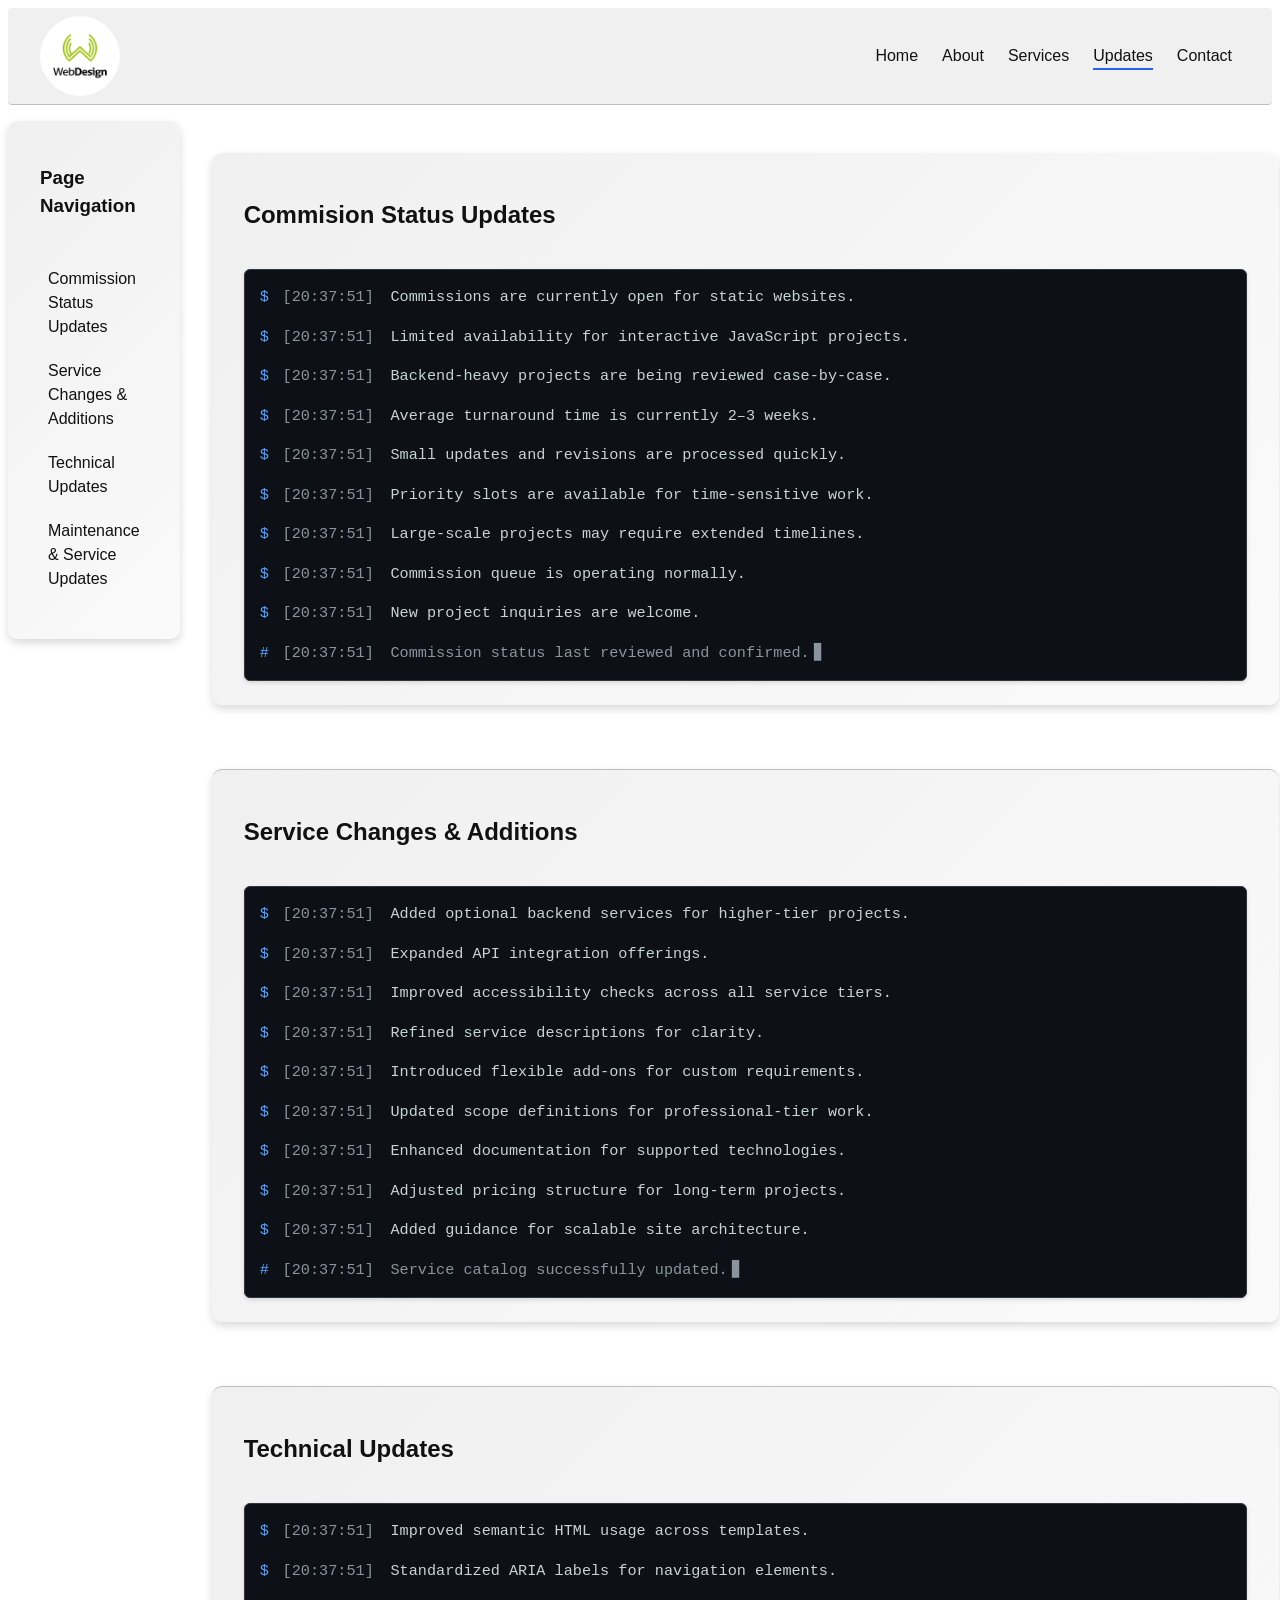
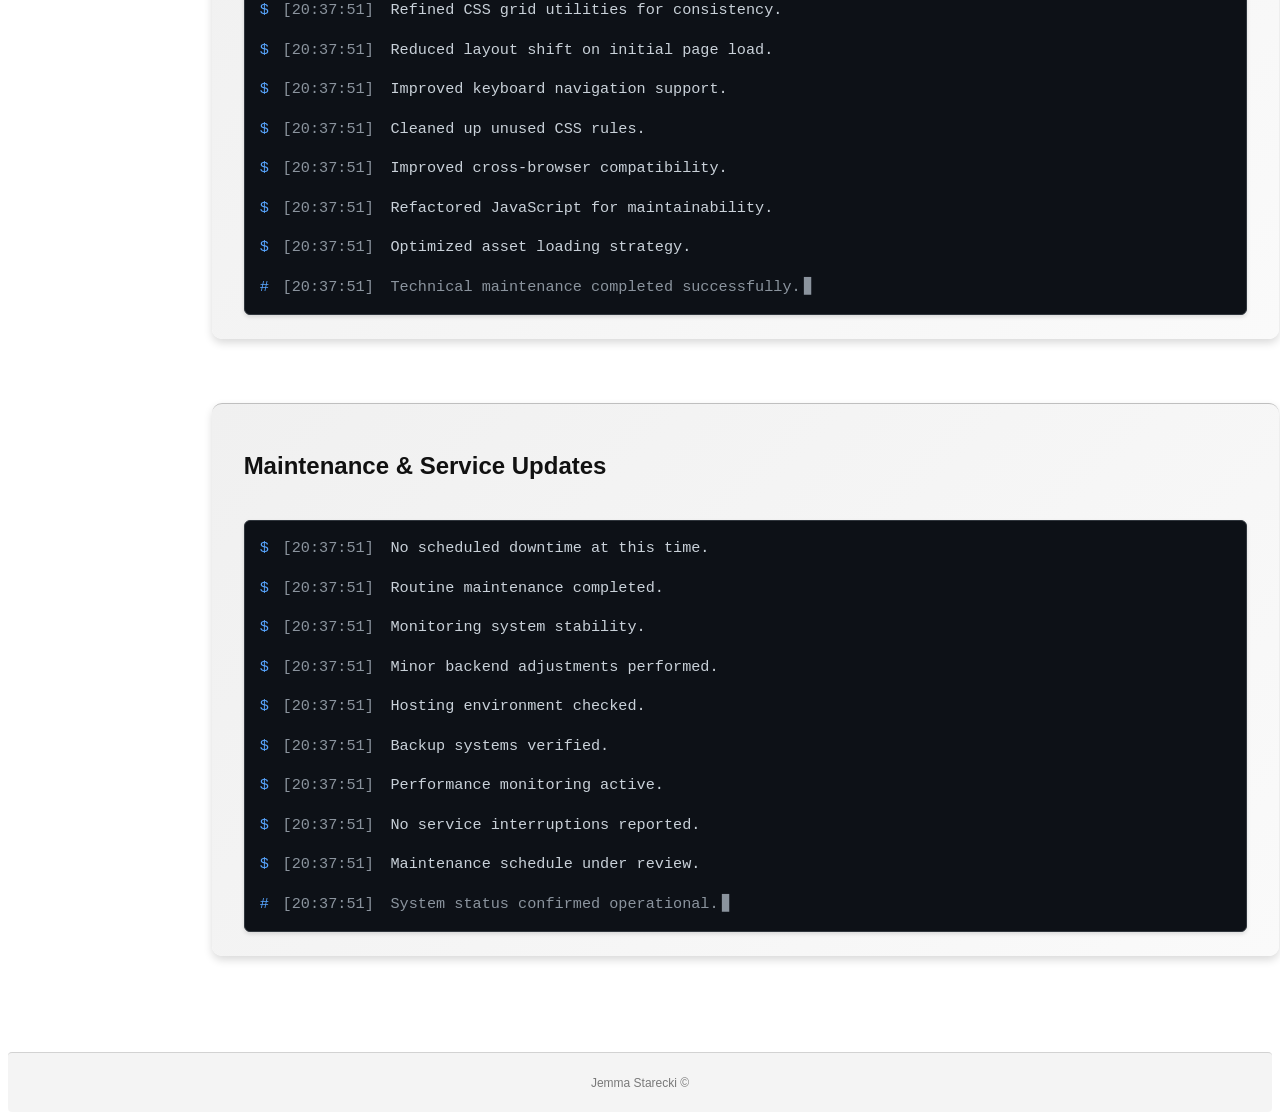
<file: Comp2511-002-main/src/updates.html>
<!DOCTYPE html>
<html lang="en">
    <head>
        <meta charset="UTF-8">
        <meta name="description" content="News about the progress of web api development, as well as a platform to commission my services.">
        <meta name="keywords" content="news updates css html javascript development">
        <meta name="author" content="Jemma Starecki">
        <meta name="viewport" content="width=device-width, initial-scale=1.0">

		<!-- Page Icon: https://www.svgrepo.com/svg/530444/availability -->
        <link rel="icon" type="image/x-icon" href="assets/favicon.svg">
		<title>Jemma Starecki's Web Design Boutique | Updates</title>

        <!-- <link rel="stylesheet" href="https://fonts.googleapis.com/css2?family=Material+Symbols+Outlined&icon_names=favorite,home,search,settings"> -->

        <link rel="stylesheet" href="style/main.css">

        <script src="script/jquery-4.0.0.min.js"></script>
    </head>
    <body>
        <header>
            <!-- https://stock.adobe.com/search?k=%2522web%2Bdesign%2Blogo%2522&asset_id=85732813 -->
            <img src="assets/img/adobestock_webdesign_logo.jpg" alt="Jemma Starecki Web Design Boutique Logo" title="Website Logo" id="websiteLogo" class="thumbnail">
            <nav aria-label="Primary">
                <ul>
                    <li><a href="index.html">Home</a></li>
                    <li><a href="about.html">About</a></li>
                    <li><a href="services.html">Services</a></li>
                    <li><a href="#" aria-current="page">Updates</a></li>
                    <li><a href="contact.html">Contact</a></li>
                </ul>
            </nav>
        </header>

        <nav class="container sidebar" aria-label="Secondary">
            <h3>Page Navigation</h3>
            <ul>
                <li><a href="#commission-status">Commission Status Updates</a></li>
                <li><a href="#service-changes">Service Changes &amp; Additions</a></li>
                <li><a href="#technical-updates">Technical Updates</a></li>
                <li><a href="#maintenance-updates">Maintenance &amp; Service Updates</a></li>
            </ul>
        </nav>

        <main id="main">
            <section class="container" id="commission-status">
                <h1>Commision Status Updates</h1>
                <div class="content notif-container">
                    <span class="notif"><time></time> Commissions are currently open for static websites.</span>
                    <span class="notif"><time></time> Limited availability for interactive JavaScript projects.</span>
                    <span class="notif"><time></time> Backend-heavy projects are being reviewed case-by-case.</span>
                    <span class="notif"><time></time> Average turnaround time is currently 2–3 weeks.</span>
                    <span class="notif"><time></time> Small updates and revisions are processed quickly.</span>
                    <span class="notif"><time></time> Priority slots are available for time-sensitive work.</span>
                    <span class="notif"><time></time> Large-scale projects may require extended timelines.</span>
                    <span class="notif"><time></time> Commission queue is operating normally.</span>
                    <span class="notif"><time></time> New project inquiries are welcome.</span>
                    <span class="notif system"><time></time> Commission status last reviewed and confirmed.</span>
                </div>
            </section>

            <section class="container" id="service-changes">
                <h1>Service Changes &amp; Additions</h1>
                <div class="content notif-container">
                    <span class="notif"><time></time> Added optional backend services for higher-tier projects.</span>
                    <span class="notif"><time></time> Expanded API integration offerings.</span>
                    <span class="notif"><time></time> Improved accessibility checks across all service tiers.</span>
                    <span class="notif"><time></time> Refined service descriptions for clarity.</span>
                    <span class="notif"><time></time> Introduced flexible add-ons for custom requirements.</span>
                    <span class="notif"><time></time> Updated scope definitions for professional-tier work.</span>
                    <span class="notif"><time></time> Enhanced documentation for supported technologies.</span>
                    <span class="notif"><time></time> Adjusted pricing structure for long-term projects.</span>
                    <span class="notif"><time></time> Added guidance for scalable site architecture.</span>
                    <span class="notif system"><time></time> Service catalog successfully updated.</span>
                </div>
            </section>

            <section class="container" id="technical-updates">
                <h1>Technical Updates</h1>
                <div class="content notif-container">
                    <span class="notif"><time></time> Improved semantic HTML usage across templates.</span>
                    <span class="notif"><time></time> Standardized ARIA labels for navigation elements.</span>
                    <span class="notif"><time></time> Refined CSS grid utilities for consistency.</span>
                    <span class="notif"><time></time> Reduced layout shift on initial page load.</span>
                    <span class="notif"><time></time> Improved keyboard navigation support.</span>
                    <span class="notif"><time></time> Cleaned up unused CSS rules.</span>
                    <span class="notif"><time></time> Improved cross-browser compatibility.</span>
                    <span class="notif"><time></time> Refactored JavaScript for maintainability.</span>
                    <span class="notif"><time></time> Optimized asset loading strategy.</span>
                    <span class="notif system"><time></time> Technical maintenance completed successfully.</span>
                </div>
            </section>

            <section class="container" id="maintenance-updates">
                <h1>Maintenance &amp; Service Updates</h1>
                <div class="content notif-container">
                    <span class="notif"><time></time> No scheduled downtime at this time.</span>
                    <span class="notif"><time></time> Routine maintenance completed.</span>
                    <span class="notif"><time></time> Monitoring system stability.</span>
                    <span class="notif"><time></time> Minor backend adjustments performed.</span>
                    <span class="notif"><time></time> Hosting environment checked.</span>
                    <span class="notif"><time></time> Backup systems verified.</span>
                    <span class="notif"><time></time> Performance monitoring active.</span>
                    <span class="notif"><time></time> No service interruptions reported.</span>
                    <span class="notif"><time></time> Maintenance schedule under review.</span>
                    <span class="notif system"><time></time> System status confirmed operational.</span>
                </div>
            </section>
        </main>

        <footer>
            <span class="copyright">Jemma Starecki</span>
        </footer>

        <script src="script/script.js"></script>
    </body>
</html>
</file>
<file: Comp2511-002-main/src/style/main.css>
/* Setting Variables */
/* START */

:root {

    /* ===================================================== */
    /* GLOBAL BASE UNITS                                     */
    /* ===================================================== */

    --unit: 1em;
    --unit-rem: 1rem;
    --unit-px: 1px;


    /* ===================================================== */
    /* SPACING SCALE (MARGINS, PADDING, GAPS)                */
    /* ===================================================== */

    --space-0: 0;
    --space-xxs: calc(var(--unit) * 0.25);
    --space-xs:  calc(var(--unit) * 0.5);
    --space-sm:  calc(var(--unit) * 1);
    --space-md:  calc(var(--unit) * 1.5);
    --space-lg:  calc(var(--unit) * 2);
    --space-xl:  calc(var(--unit) * 3);
    --space-xxl: calc(var(--unit) * 4);

    --gap-xs: var(--space-xs);
    --gap-sm: var(--space-sm);
    --gap-md: var(--space-md);
    --gap-lg: var(--space-lg);


    /* ===================================================== */
    /* LAYOUT DIMENSIONS                                     */
    /* ===================================================== */

    --layout-max-width: 2560px;
    --layout-content-width: 120ch;

    --header-height: auto;
    --footer-height: 5em;
    --nav-height: auto;

    --aside-width-inline: 25%;
    --aside-width-block: 100%;


    /* ===================================================== */
    /* TYPOGRAPHY — FONTS                                    */
    /* ===================================================== */

    --font-family-base: Arial, sans-serif;
    --font-family-heading: inherit;
    --font-family-mono: monospace;

    --font-weight-light: 300;
    --font-weight-regular: 400;
    --font-weight-medium: 500;
    --font-weight-bold: 700;


    /* ===================================================== */
    /* TYPOGRAPHY — SIZES                                    */
    /* ===================================================== */

    --font-size-xxs: 0.75rem;
    --font-size-xs:  0.875rem;
    --font-size-sm:  1rem;
    --font-size-md:  1.125rem;
    --font-size-lg:  1.25rem;
    --font-size-xl:  1.5rem;
    --font-size-xxl: 2rem;

    --font-size-body: var(--font-size-sm);
    --font-size-caption: var(--font-size-xxs);


    /* ===================================================== */
    /* TYPOGRAPHY — LINE & PARAGRAPH CONTROL                 */
    /* ===================================================== */

    --line-height-tight: 1.2;
    --line-height-normal: 1.5;
    --line-height-loose: 1.75;

    --paragraph-indent: 2em;
    --paragraph-spacing: var(--space-sm);


    /* ===================================================== */
    /* COLORS — BASE PALETTE                                 */
    /* ===================================================== */

    
    --color-white: #ffffff;
    --color-black: #111111;

    --color-gray-50:  #fafafa;
    --color-gray-100: #f0f0f0;
    --color-gray-200: #d9d9d9;
    --color-gray-300: #bfbfbf;
    --color-gray-400: #8c8c8c;
    --color-gray-500: #595959;
    --color-gray-600: #404040;


    /* ===================================================== */
    /* COLORS — SEMANTIC ROLES                               */
    /* ===================================================== */

    
    --color-bg-page: var(--color-white);

    --color-bg-surface: var(--color-gray-100);
    --color-bg-surface-alt: var(--color-gray-50);

    --color-bg-hover: var(--color-gray-200);
    --color-bg-active: var(--color-gray-300);

    --color-text-primary: var(--color-black);
    --color-text-secondary: var(--color-gray-600);
    --color-text-muted: var(--color-gray-500);
    --color-text-inverse: var(--color-white);

    --color-border-default: var(--color-gray-300);
    --color-border-strong: var(--color-gray-600);

    /* ===================================================== */
    /* COLORS — ACCENT                                       */
    /* ===================================================== */

    --color-accent: #2563eb;          /* calm blue */
    --color-accent-hover: #1d4ed8;
    --color-accent-muted: #93c5fd;

    /* ===================================================== */
    /* COLORS — TERMINAL                                     */
    /* ===================================================== */
    --color-term-bg: #0d1117;
    --color-term-border: #30363d;
    --color-term-text: #c9d1d9;
    --color-term-muted: #8b949e;
    --color-term-accent: #58a6ff;

    /* ===================================================== */
    /* TYPOGRAPHY — TERMINAL                                 */
    /* ===================================================== */
    --font-term: "Courier New", Consolas, monospace;
    --font-term-size: 0.95rem;
    --term-line-height: 1.6;

    /* ===================================================== */
    /* SPACING — TERMINAL                                    */
    /* ===================================================== */
    --term-padding: 1em;
    --term-radius: 6px;


    /* ===================================================== */
    /* INTERACTIVE STATES                                    */
    /* ===================================================== */

    --focus-outline-color: #2684ff;
    --focus-outline-width: 2px;
    --focus-outline-style: solid;

    --opacity-disabled: 0.5;
    --opacity-muted: 0.7;


    /* ===================================================== */
    /* BORDERS & RADII                                       */
    /* ===================================================== */

    --border-width-thin: 1px;
    --border-width-thick: 2px;

    --radius-none: 0;
    --radius-xs: 2px;
    --radius-sm: 4px;
    --radius-md: 6px;
    --radius-lg: 10px;
    --radius-round: 9999px;


    /* ===================================================== */
    /* SHADOWS                                               */
    /* ===================================================== */

    --shadow-none: none;
    --shadow-xs: 0 1px 2px rgba(0, 0, 0, 0.08);
    --shadow-sm: 0 2px 4px rgba(0, 0, 0, 0.12);
    --shadow-md: 0 4px 8px rgba(0, 0, 0, 0.15);
    --shadow-lg: 0 8px 16px rgba(0, 0, 0, 0.18);


    /* ===================================================== */
    /* IMAGES & MEDIA                                        */
    /* ===================================================== */

    --img-sq-thm: 5em;
    --img-sq-sm:  15em;
    --img-sq-md:  25em;
    --img-sq-lg:  35em;

    --img-radius: var(--radius-sm);
    --img-fit-default: cover;


    /* ===================================================== */
    /* TRANSITIONS & MOTION                                  */
    /* ===================================================== */

    --transition-fast: 150ms ease-in-out;
    --transition-medium: 300ms ease-in-out;
    --transition-slow: 500ms ease-in-out;

    --motion-reduce: reduce;


    /* ===================================================== */
    /* Z-INDEX LAYERS                                        */
    /* ===================================================== */

    --z-base: 1;
    --z-dropdown: 100;
    --z-sticky: 500;
    --z-modal: 1000;
    --z-debug: 9999;


    /* ===================================================== */
    /* DEBUG / DEV TOOLS                                     */
    /* ===================================================== */

    --debug-border: 1px dashed red;
    --debug-bg: rgba(255, 0, 0, 0.05);
}

/* END */

/* Basic HTML Tag Styling */
/* START */

*, *::before, *::after {
    box-sizing: border-box;
}

body {
    display: grid;
    grid-template-columns: repeat(8, 1fr);
    grid-template-rows: auto auto auto;
    gap: var(--gap-sm);
    min-height: 100vh;
    font-family: var(--font-family-base);
    background: var(--color-bg-page);
    color: var(--color-text-primary);
    line-height: var(--line-height-normal);
}

p {
    text-indent: var(--space-0);
    line-height: var(--line-height-loose);
}

p::first-letter {
    font-weight: var(--font-weight-bold);
}

p + p {
    margin-top: var(--paragraph-spacing);
}

figcaption cite {
    color: var(--color-text-primary);
    margin-left: var(--space-sm);
}

cite a {
    color: var(--color-text-muted);
    text-decoration: none;
}

/*  END  */

/* Semantic Element Styling */
/* START */

header {
    display: flex;
    flex-direction: row;
    gap: var(--gap-sm);
    align-items: center;
    background: var(--color-bg-surface);
    padding: var(--space-xs) var(--space-lg);
    border-bottom: var(--border-width-thin) solid var(--color-border-default);
    border-radius: var(--radius-sm);
    justify-content: space-between;
    z-index: var(--z-sticky);

    grid-column: 1/9;
}

header img {
    border-radius: var(--radius-round);
}

nav ul {
        display: flex;
        flex-direction: row;
        gap: var(--gap-xs);
        align-items: center;
        list-style: none;
}

nav ul a {
    position: relative;
}

header nav ul a::after {
    content: "";
    position: absolute;
    left: 0;
    bottom: -2px;
    width: 100%;
    height: 2px;
    background: var(--color-accent);
    transform: scaleX(0);
    transition: transform var(--transition-fast);
}

header nav ul li:hover a::after {
    transform: scaleX(1);
}

nav ul li {
    padding: var(--space-xs);
}

nav ul li:hover {
    background: var(--color-bg-hover);
    border-radius: var(--radius-xs);
    transition: background var(--transition-fast);
}

nav ul a {
    display: block;
    text-decoration: none;
    color: var(--color-text-primary);
}

main {
    display: flex;
    flex-direction: column;
    gap: var(--gap-sm);
    margin: var(--space-sm);
    margin-inline: auto;
    padding: var(--space-sm);
    max-width: var(--layout-max-width);

    grid-column: 2/8;
    grid-row: 2/8;
}

section,
article {
    display: flex;
    flex-direction: column;
    gap: var(--gap-sm);
    max-width: var(--layout-content-width);
    padding-block: var(--space-md);
}

section {
    width: var(--layout-content-width);
}

section + section,
article + article {
    border-top: var(--border-width-thin) solid var(--color-border-default);
    padding-top: var(--space-lg);
}

section > h1,
section > h2,
article > h1,
article > h2 {
    margin-bottom: var(--space-xs);
}

aside {
    background: var(--color-bg-surface-alt);
    padding: var(--space-sm);
    box-shadow: var(--shadow-xs);
    border: var(--border-width-thin) solid var(--color-border-default);
    border-left: 4px solid var(--color-accent-muted);
    border-radius: var(--radius-sm);
}

aside p {
    text-indent: var(--space-0);
}

figure {
    display: block;
    margin: var(--space-md);
}

figure img {
    border-radius: var(--img-radius);
    box-shadow: var(--shadow-sm);
}

figcaption {
    margin-top: var(--space-xs);
    font-size: var(--font-size-caption);
    color: var(--color-text-muted);
}

footer {
    display: flex;
    flex-direction: row;
    gap: var(--gap-sm);
    justify-content: center;
    opacity: var(--opacity-muted);
    height: var(--footer-height);
    padding: var(--space-sm);
    align-items: center;
    background: var(--color-bg-surface);
    font-size: var(--font-size-caption);
    color: var(--color-text-secondary);
    border-top: var(--border-width-thin) solid var(--color-border-default);
    border-radius: var(--radius-sm);

    grid-column: 1/9;
}

hr {
    display: block;
    width: 25%;
    height: 1px;
    margin: var(--space-0) auto;
    border: none;
    background: var(--color-border-default);
}

a[aria-current="page"]::after {
    background: var(--color-accent);
    transform: scaleX(1);
}

details {
    cursor: pointer;
}



/*  END  */

/* ID-Based Styling */
/* START */

#contact-form {
    display: flex;
    flex-direction: column;
    gap: var(--space-sm);
}

#contact-form fieldset {
    display: grid;
    grid-template-columns: 1fr 1fr;
    gap: var(--space-md);
    border: none;
}

#contact-form label {
    display: flex;
    flex-direction: column;
    gap: var(--space-xxs);
    font-weight: var(--font-weight-medium);
}

#contact-form .sel-btn {
    flex-direction: row;
    gap: var(--space-md);
}

#contact-form input,
#contact-form textarea {
    padding: var(--space-xs);
    border: var(--border-width-thin) solid var(--color-border-default);
    border-radius: var(--radius-sm);
    font-family: inherit;
    background: var(--color-bg-surface-alt);
    color: var(--color-text-primary);

    resize: none;
}

#contact-form textarea {
    overflow-y: scroll;
}

#contact-form input:focus,
#contact-form textarea:focus {
    outline: var(--focus-outline-width) var(--focus-outline-style)
             var(--focus-outline-color);
    outline-offset: 2px;
}

#contact-form .dbl {
    grid-column: 1/3;
}

.form-actions {
    display: flex;
    justify-content: flex-end;
    gap: var(--space-sm);
}

/*  END  */

/* Class-Based Styling */
/* START */

.container {
    display: flex;
    flex-direction: column;
    gap: var(--space-md);
    padding: var(--space-md) var(--space-lg);
    margin-bottom: var(--space-xl);

    background: linear-gradient(
        135deg,
        var(--color-bg-surface),
        var(--color-bg-surface-alt)
    );

    border-radius: var(--radius-lg);
    box-shadow: var(--shadow-md);
}

.sidebar {
    position: sticky;
    display: flex;
    flex-direction: column;
    align-items: flex-start;
    gap: var(--space-xxs);
    top: var(--space-md);
    grid-column: 1/2;
}

.sidebar ul {
    flex-direction: column;
    gap: var(--space-xxs);
    padding: var(--space-0);
}

.sidebar ul li {
    width: 100%;
}

.sidebar ul a::before {
    content: "";
    position: absolute;
    left: -5px;
    bottom: 0px;
    height: 100%;
    width: 2px;
    background: var(--color-accent);
    transform: scaleY(0);
    transition: transform var(--transition-fast);
}

nav ul li:hover a::before {
    transform: scaleY(1);
}

.sidebar ul li.sub-link {
    margin-left: var(--space-lg);
}

.hero-page {
    padding: var(--space-xxl) var(--space-lg);
    text-align: center;
}

.hero-page h1 {
    font-size: var(--font-size-xxl);
    line-height: var(--line-height-tight);
}

.hero-page span {
    font-size: var(--font-size-md);
    color: var(--color-text-secondary);
    max-width: 65ch;
    margin-inline: auto;
}

.hero-actions {
    display: flex;
    justify-content: center;
    gap: var(--space-sm);
    margin-top: var(--space-md);
}

.button {
    display: inline-block;
    padding: var(--space-xs) var(--space-md);
    border-radius: var(--radius-md);
    font-weight: var(--font-weight-medium);
    text-decoration: none;
    transition: all var(--transition-fast);
}

.button.primary {
    background: var(--color-accent);
    color: var(--color-text-inverse);
}

.button.primary:hover {
    background: var(--color-accent-hover);
    box-shadow: var(--shadow-sm);
    transform: translateY(-1px);
}

.button.secondary {
    background: transparent;
    border: var(--border-width-thin) solid var(--color-border-strong);
    color: var(--color-text-primary);
}

.button.secondary:hover {
    background: var(--color-bg-hover);
}

aside.inline {
    float: right;
    width: var(--aside-width-inline);
    margin: 0 0 var(--space-xxs) var(--space-sm);
}

aside.inline.left {
    float: left;
    margin: 0 var(--space-sm) var(--space-xxs) 0;
}

.content {
    display: flow-root;
    flex: 1;
    min-width: 0;
}

.gallery-sm {
    display: grid;
    grid-template-columns: 1fr 1fr;
    grid-template-rows: 1fr 1fr;
    justify-content: space-between;
}

img.thumbnail {
    width: var(--img-sq-thm);
    height: var(--img-sq-thm);
    object-fit: cover;
}

img[class^="sq-"] {
    object-fit: cover;
    border-radius: var(--img-radius);
}

img.sq-sm {
    width: var(--img-sq-sm);
    height: var(--img-sq-sm);
}

img.sq-md {
    width: var(--img-sq-md);
    height: var(--img-sq-md);
}

img.sq-lg {
    width: var(--img-sq-lg);
    height: var(--img-sq-lg);
}

figure.center {
    text-align: center;
}

figure.left {
    text-align: left;
}

figure.right {
    text-align: right;
}

figure.left.float {
    float: left;
}

figure.right.float {
    float: right;
}

.notif-container {
    background: var(--color-term-bg);
    border: 1px solid var(--color-term-border);
    border-radius: var(--term-radius);
    padding: var(--term-padding);

    font-family: var(--font-term);
    font-size: var(--font-term-size);
    line-height: var(--term-line-height);
    color: var(--term-text);

    display: flex;
    flex-direction: column;
    gap: var(--space-sm);

    box-shadow: var(--shadow-sm);
}

.notif {
    display: block;
    white-space: pre-wrap;

    color: var(--color-term-text);
    position: relative;
    padding-left: var(--space-md)
}

.notif::before {
    content: "$";
    position: absolute;
    left: 0;
    color: var(--color-term-accent);
}

.notif.system {
    color: var(--color-term-muted);
}

.notif.system::before {
    content: "#";
}

.notif time {
    color: var(--color-term-muted);
    margin-right: 0.5em;
}

.notif time::before {
    content: "[";
}

.notif time::after {
    content: "]";
}

.notif:last-child::after {
    content: "▋";
    margin-left: 0.25em;
    animation: blink 1.2s steps(2, start) infinite;
    color: var(--term-accent);
}

@keyframes blink {
    to { visibility: hidden; }
}

.note {
    font-size: var(--font-size-sm);
    color: var(--color-text-muted);
}

.note::before {
    content: "*";
    margin-right: var(--space-xs);
}

.copyright::after {
    content: " ©"
}

.scroll-hide {
    scrollbar-width: none;
}

.scroll-hide::-webkit-scrollbar {
    display: none;
}

.pricing-grid {
    display: grid;
    grid-template-columns: repeat(3, minmax(280px, 1fr));
    gap: var(--gap-lg);
}

.pricing-card {
    display: flex;
    flex-direction: column;
    gap: var(--space-md);

    padding: var(--space-md);
    background: var(--color-bg-surface);
    border: var(--border-width-thin) solid var(--color-border-default);
    border-radius: var(--radius-lg);
    box-shadow: var(--shadow-md);

    transition: all var(--transition-fast);
}

.pricing-card:hover {
    transform: translateY(-2px);
    box-shadow: var(--shadow-lg);
}

.pricing-header {
    display: flex;
    flex-direction: column;
    align-items: flex-start;
    padding: var(--space-0);
    border: none;
}

.pricing-header h2 {
    margin-bottom: var(--space-xxs);
}

.pricing-tagline {
    font-size: var(--font-size-xs);
    color: var(--color-text-muted);
}

.pricing-price {
    display: flex;
    align-items: baseline;
    gap: var(--space-xs);
}

.pricing-price .price {
    font-size: var(--font-size-xxl);
    font-weight: var(--font-weight-bold);
    color: var(--color-accent);
}

.pricing-price .price-note {
    font-size: var(--font-size-xs);
    color: var(--color-text-muted);
}

.pricing-features {
    list-style: none;
    padding: var(--space-0);
    margin: var(--space-0);
    display: flex;
    flex-direction: column;
    gap: var(--space-xs);
}

.pricing-features li::before {
    content: "✓";
    margin-right: var(--space-xs);
    color: var(--color-accent);
}

.pricing-actions {
    margin-top: auto;
    border: none;
}

.table-wrapper {
    overflow-x: auto;
}

.services-table {
    width: 100%;
    border-collapse: collapse;
    margin-top: var(--space-lg);
    font-size: var(--font-size-sm);
}

.services-table th,
.services-table td {
    padding: var(--space-sm) var(--space-md);
    border-bottom: var(--border-width-thin) solid var(--color-border-default);
    text-align: center;
}

.services-table th[scope="row"] {
    text-align: left;
    font-weight: var(--font-weight-medium);
}

.services-table thead th {
    background: var(--color-bg-surface-alt);
    font-weight: var(--font-weight-bold);
}

.services-table tbody tr:nth-child(odd) {
    background-color: var(--color-bg-surface);
}

.services-table tbody tr:nth-child(even) {
    background-color: var(--color-bg-surface-alt);
}

.services-table .section-row th {
    background: var(--color-accent-muted);
    text-align: left;
    font-weight: var(--font-weight-bold);
    padding-top: var(--space-md);
}
/* 
.services-table tbody tr:hover td,
.services-table tbody tr:hover th[scope="row"] {
    background: var(--color-bg-surface-alt);
} */

/*  END  */

/* Annotated Blocks */
/* START */

/*
    Elements with the "annotated" attribute will have their names annotated
    overtop using a "data-" attribute.
    Literally only for templating / debugging.
*/
*[annotated] {
    content: attr(annotated);
    position: relative;
    padding: var(--space-lg);
    border: var(--border-width-thin) solid var(--color-border-strong);
    background: var(--debug-bg);
}

*[annotated]::before {
    position: absolute;
    transform: translateY(calc(-1 * var(--space-xl)))
               translateX(calc(-1 * var(--space-md)));
    padding: var(--space-0) var(--space-xs);
    background: var(--color-bg-page);
    z-index: var(--z-debug);
    font-size: var(--font-size-caption);
}

/*  END  */

@media (prefers-color-scheme: dark) {
    :root {
        /* ============================================ */
        /* DARK MODE — BASE PALETTE                     */
        /* ============================================ */

        --color-white: #0e0e11;
        --color-black: #f5f5f7;

        --color-gray-50:  #16161a;
        --color-gray-100: #1c1c21;
        --color-gray-200: #2a2a31;
        --color-gray-300: #3a3a42;
        --color-gray-400: #8b8b93;
        --color-gray-500: #b3b3bb;
        --color-gray-600: #d1d1d7;

        /* ============================================ */
        /* SEMANTIC OVERRIDES                           */
        /* ============================================ */

        --color-bg-page: var(--color-gray-50);
        --color-bg-surface: var(--color-gray-100);
        --color-bg-surface-alt: var(--color-gray-200);

        --color-bg-hover: var(--color-gray-300);
        --color-bg-active: var(--color-gray-400);

        --color-text-primary: var(--color-gray-600);
        --color-text-secondary: var(--color-gray-500);
        --color-text-muted: var(--color-gray-400);
        --color-text-inverse: #000000;

        --color-border-default: var(--color-gray-300);
        --color-border-strong: var(--color-gray-500);

        /* Accent tuning for dark surfaces */
        --color-accent: #7aa2ff;
        --color-accent-hover: #9ab7ff;
        --color-accent-muted: #3b4f7a;

        /* Shadows must soften in dark mode */
        --shadow-xs: 0 1px 2px rgba(0, 0, 0, 0.4);
        --shadow-sm: 0 2px 6px rgba(0, 0, 0, 0.5);
        --shadow-md: 0 4px 12px rgba(0, 0, 0, 0.6);
        --shadow-lg: 0 8px 24px rgba(0, 0, 0, 0.7);
    }

    body {
        text-rendering: optimizeLegibility;
    }
}

@media (max-width: 768px) {
    aside.inline {
        float: none;
        width: auto;
        margin: 1em 0;
    }
}

@media (prefers-reduced-motion: reduce) {
    * {
        transition: none !important;
    }
}
</file>
